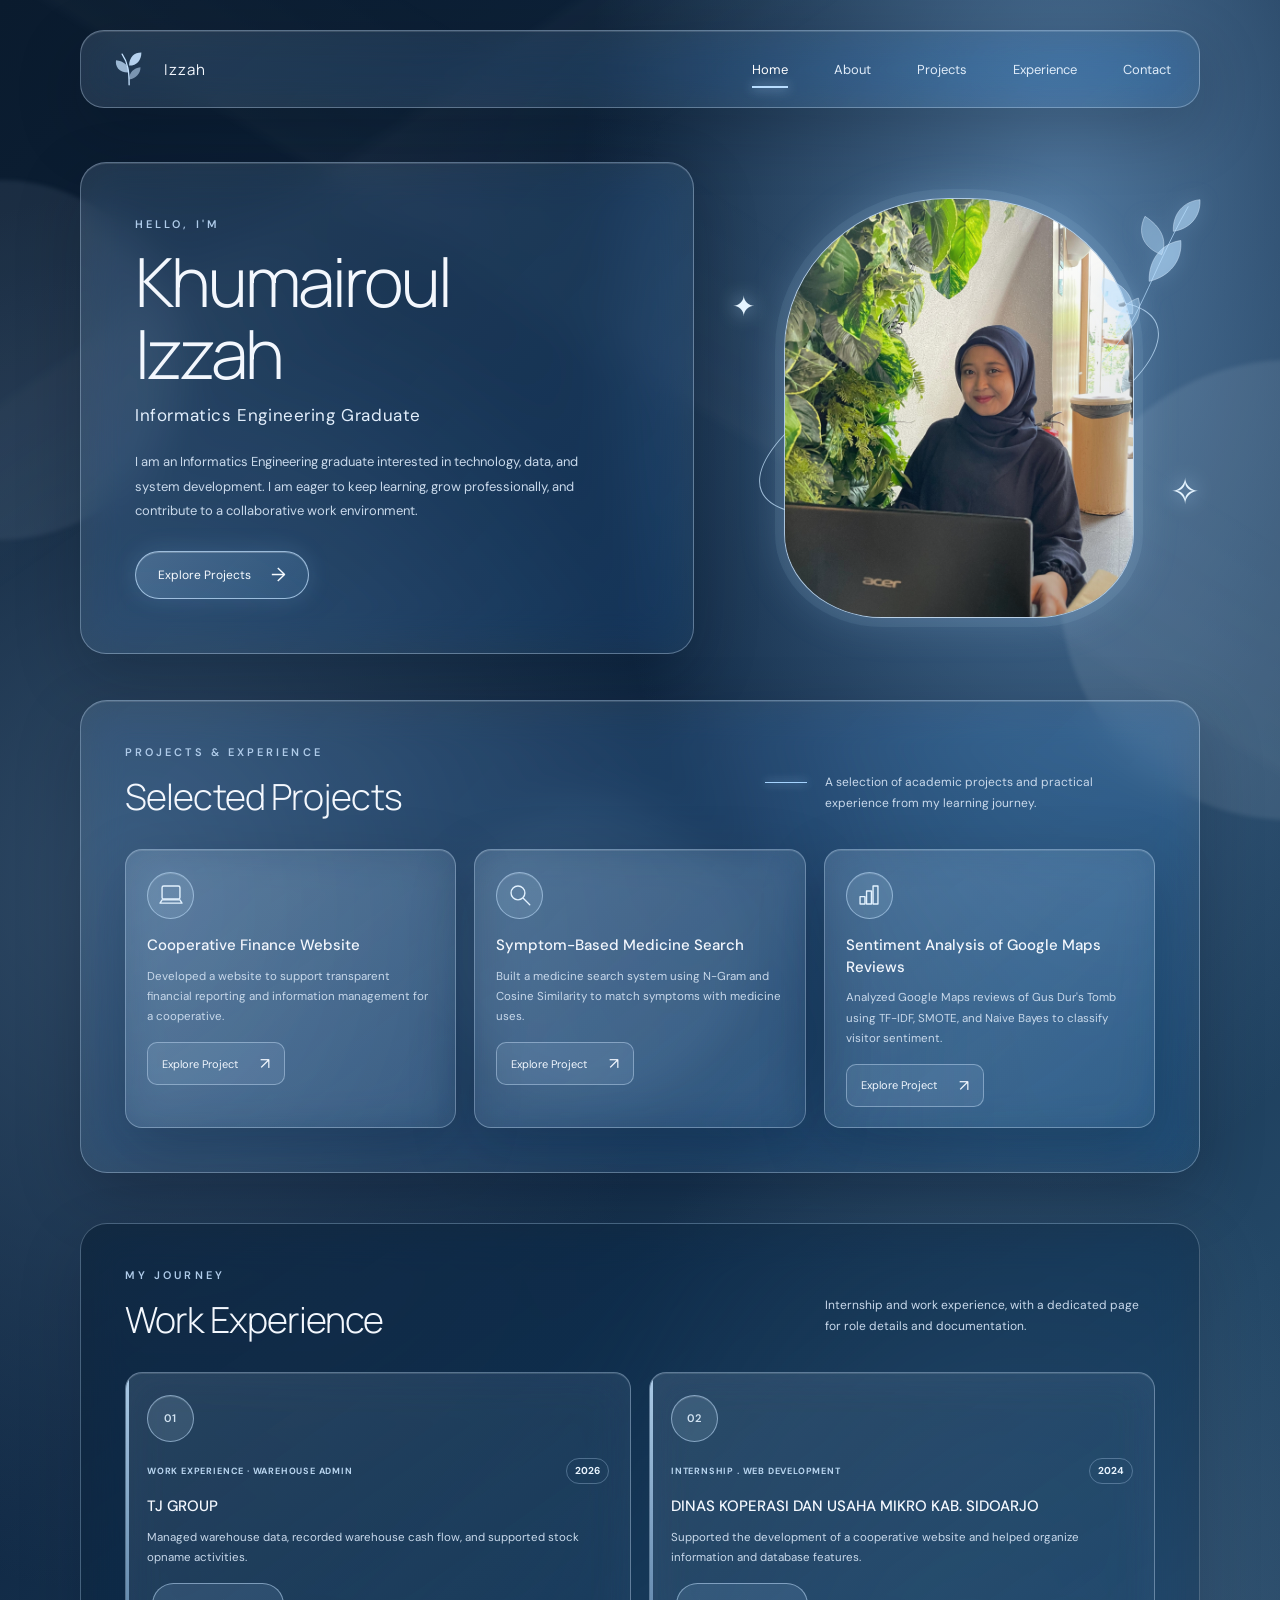
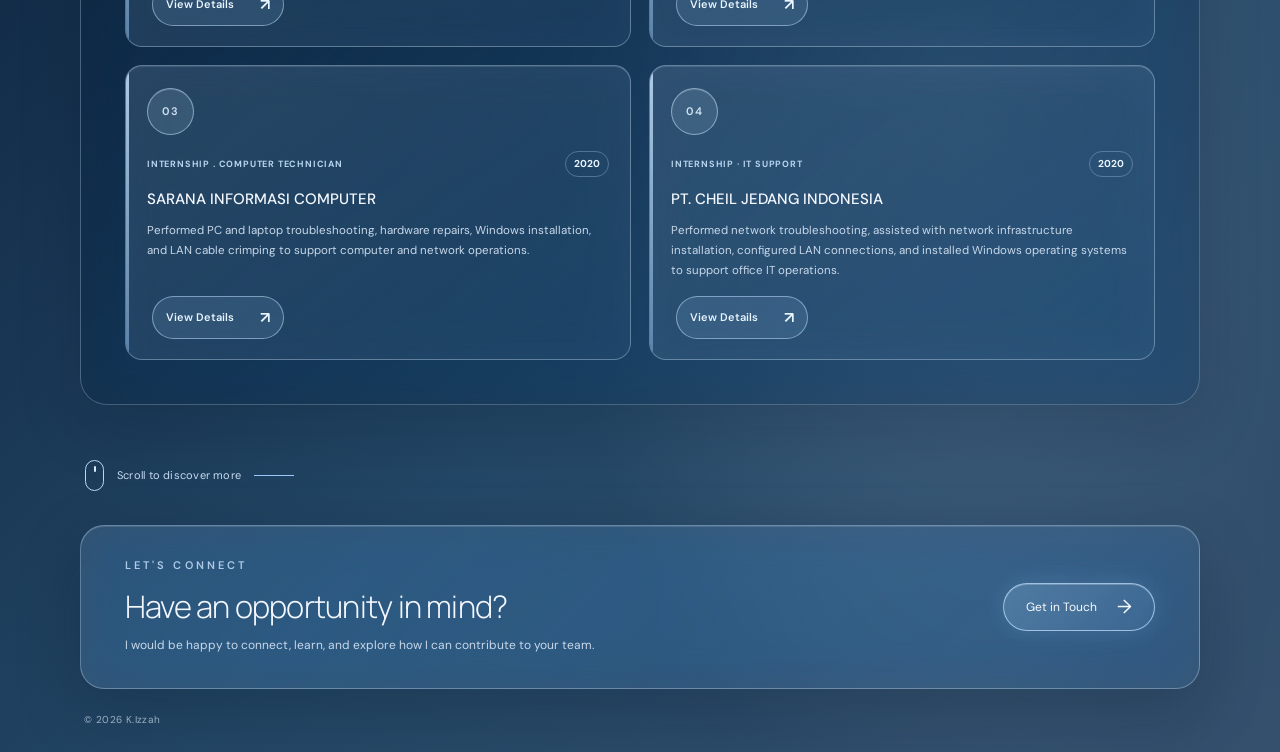
<file: index.html>
<!DOCTYPE html>
<html lang="en">
<head>
  <meta charset="UTF-8">
  <meta name="viewport" content="width=device-width, initial-scale=1.0">
  <meta name="description" content="The personal portfolio of Izzah Khumairoul, Informatics Engineering graduate.">
  <title>Portofolio | Izzah</title>
  <link rel="preconnect" href="https://fonts.googleapis.com">
  <link rel="preconnect" href="https://fonts.gstatic.com" crossorigin>
  <link href="https://fonts.googleapis.com/css2?family=DM+Sans:wght@400;500;600;700&family=Manrope:wght@300;400;500;600;700&display=swap" rel="stylesheet">
  <link rel="stylesheet" href="style.css">
</head>
<body>
  <div class="ambient ambient-one"></div>
  <div class="ambient ambient-two"></div>
  <div class="ambient ambient-three"></div>
  <div class="page-shell">
    <header class="glass navbar">
      <a class="brand" href="#home" aria-label="Izzah Khumairoul home">
        <span class="brand-mark" aria-hidden="true">
          <svg viewBox="0 0 48 48" fill="none">
            <path d="M23 42C23 28 22 17 15 7" stroke="currentColor" stroke-width="1.5" stroke-linecap="round"/>
            <path d="M22 28C11 28 7 21 8 14C17 15 23 20 22 28Z" fill="currentColor" fill-opacity=".75"/>
            <path d="M23 20C23 10 29 5 37 5C37 14 32 20 23 20Z" fill="currentColor" fill-opacity=".9"/>
            <path d="M23 36C31 35 36 29 36 22C28 23 23 28 23 36Z" fill="currentColor" fill-opacity=".55"/>
          </svg>
        </span>
        <span>Izzah</span>
      </a>
      <nav class="nav-links" aria-label="Main navigation">
        <a class="active" href="#home">Home</a>
        <a href="#about">About</a>
        <a href="#projects">Projects</a>
        <a href="#work-experience">Experience</a>
        <a href="#contact">Contact</a>
      </nav>
    </header>

    <main>
      <section class="hero" id="home">
        <div class="glass hero-copy" id="about">
          <p class="eyebrow">HELLO, I'M</p>
          <h1>Khumairoul <br> Izzah</h1>
          <p class="role">Informatics Engineering Graduate</p>
          <p class="intro">I am an Informatics Engineering graduate interested in technology, data, and system development. I am eager to keep learning, grow professionally, and contribute to a collaborative work environment.</p>
          <a class="button" href="#projects">Explore Projects <span aria-hidden="true">→</span></a>
        </div>

        <div class="portrait-wrap" aria-label="Portrait area">
          <div class="portrait-orbit orbit-one"></div>
          <div class="portrait-orbit orbit-two"></div>
          <div class="portrait-frame">
            <!-- Replace profile.jpg with your own portrait file. -->
            <img src="profile.jpg" alt="Portrait of Izzah Khumairoul" onerror="this.style.display='none'; this.nextElementSibling.style.display='grid';">
            <div class="portrait-fallback">
              <span class="fallback-initials">IK</span>
              <span class="fallback-note">YOUR PORTRAIT</span>
            </div>
          </div>
          <span class="sparkle sparkle-one">✦</span>
          <span class="sparkle sparkle-two">✧</span>
          <svg class="leaf-decoration" viewBox="0 0 150 220" fill="none" aria-hidden="true">
            <path d="M20 205C65 160 76 104 124 18" stroke="#B8DFFF" stroke-opacity=".7" stroke-width="1.2"/>
            <path d="M57 147C25 145 16 123 22 104C47 111 60 127 57 147Z" fill="#B9DFFF" fill-opacity=".5" stroke="#D8ECFF" stroke-opacity=".55"/>
            <path d="M77 108C76 81 93 62 115 59C117 83 102 102 77 108Z" fill="#B9DFFF" fill-opacity=".62" stroke="#D8ECFF" stroke-opacity=".55"/>
            <path d="M92 76C68 67 63 48 72 30C92 43 99 59 92 76Z" fill="#B9DFFF" fill-opacity=".45" stroke="#D8ECFF" stroke-opacity=".55"/>
            <path d="M38 174C34 151 45 135 64 128C70 150 58 167 38 174Z" fill="#B9DFFF" fill-opacity=".38" stroke="#D8ECFF" stroke-opacity=".55"/>
            <path d="M106 48C105 26 119 12 138 10C139 30 126 45 106 48Z" fill="#B9DFFF" fill-opacity=".6" stroke="#D8ECFF" stroke-opacity=".55"/>
          </svg>
        </div>
      </section>

      <section class="glass projects-section" id="projects">
        <div class="section-heading">
          <div>
            <p class="eyebrow">PROJECTS & EXPERIENCE</p>
            <h2>Selected Projects</h2>
          </div>
          <p class="section-description">A selection of academic projects and practical experience from my learning journey.</p>
        </div>

        <div class="project-grid">
          <article class="project-card glass">
            <div class="project-icon" aria-hidden="true">
              <svg viewBox="0 0 32 32" fill="none"><rect x="5" y="5" width="22" height="16" rx="2" stroke="currentColor" stroke-width="1.7"/><path d="M2.5 26H29.5L27 22H5L2.5 26Z" stroke="currentColor" stroke-width="1.7" stroke-linejoin="round"/></svg>
            </div>
            <h3>Cooperative Finance Website</h3>
            <p>Developed a website to support transparent financial reporting and information management for a cooperative.</p>
            <a class="detail-button" href="projects/cooperative-finance.html">Explore Project <span aria-hidden="true">↗</span></a>
          </article>

          <article class="project-card glass">
            <div class="project-icon" aria-hidden="true">
              <svg viewBox="0 0 32 32" fill="none"><circle cx="13.5" cy="13.5" r="8.5" stroke="currentColor" stroke-width="1.7"/><path d="M20 20L28 28" stroke="currentColor" stroke-width="1.7" stroke-linecap="round"/></svg>
            </div>
            <h3>Symptom-Based Medicine Search</h3>
            <p>Built a medicine search system using N-Gram and Cosine Similarity to match symptoms with medicine uses.</p>
            <a class="detail-button" href="projects/medicine-search.html">Explore Project <span aria-hidden="true">↗</span></a>
          </article>

          <article class="project-card glass">
            <div class="project-icon" aria-hidden="true">
              <svg viewBox="0 0 32 32" fill="none"><path d="M5 27V18H11V27H5Z M13 27V11H19V27H13Z M21 27V5H27V27H21Z" stroke="currentColor" stroke-width="1.7" stroke-linejoin="round"/></svg>
            </div>
            <h3>Sentiment Analysis of Google Maps Reviews</h3>
            <p>Analyzed Google Maps reviews of Gus Dur's Tomb using TF-IDF, SMOTE, and Naive Bayes to classify visitor sentiment.</p>
            <a class="detail-button" href="projects/sentiment-analysis.html">Explore Project <span aria-hidden="true">↗</span></a>
          </article>
        </div>
      </section>


      <section class="glass experience-section" id="work-experience">
        <div class="experience-heading">
          <div>
            <p class="eyebrow">MY JOURNEY</p>
            <h2>Work Experience</h2>
          </div>
          <p class="experience-description">Internship and work experience, with a dedicated page for role details and documentation.</p>
        </div>

        <div class="experience-grid">
          <article class="experience-card">
            <div class="project-icon experience-icon"><span>01</span></div>
            <p class="experience-meta">WORK EXPERIENCE · WAREHOUSE ADMIN <span>2026</span></p>
            <h3>TJ GROUP</h3>
            <p>Managed warehouse data, recorded warehouse cash flow, and supported stock opname activities.</p>
            <a class="detail-button experience-button" href="experience/tj-group.html">View Details <span aria-hidden="true">↗</span></a>
          </article>

          <article class="experience-card">
            <div class="project-icon experience-icon"><span>02</span></div>
            <p class="experience-meta">INTERNSHIP . WEB DEVELOPMENT<span>2024</span></p>
            <h3>DINAS KOPERASI DAN USAHA MIKRO KAB. SIDOARJO</h3>
            <p>Supported the development of a cooperative website and helped organize information and database features.</p>
            <a class="detail-button experience-button" href="experience/dinkopum.html">View Details <span aria-hidden="true">↗</span></a>
          </article>

          <article class="experience-card">
            <div class="project-icon experience-icon"><span>03</span></div>
            <p class="experience-meta">INTERNSHIP . COMPUTER TECHNICIAN<span>2020</span></p>
            <h3>SARANA INFORMASI COMPUTER</h3>
            <p>Performed PC and laptop troubleshooting, hardware repairs, Windows installation, and LAN cable crimping to support computer and network operations.</p>
            <a class="detail-button experience-button" href="experience/sic.html">View Details <span aria-hidden="true">↗</span></a>
          </article>

          <article class="experience-card">
            <div class="project-icon experience-icon"><span>04</span></div>
            <p class="experience-meta">INTERNSHIP · IT SUPPORT <span>2020</span></p>
            <h3>PT. CHEIL JEDANG INDONESIA</h3>
            <p>Performed network troubleshooting, assisted with network infrastructure installation, configured LAN connections, and installed Windows operating systems to support office IT operations.</p>
            <a class="detail-button experience-button" href="experience/pt-cji.html">View Details <span aria-hidden="true">↗</span></a>
          </article>
        </div>
      </section>

      <div class="scroll-hint"><span class="mouse-icon"><span></span></span><span>Scroll to discover more</span><span class="hint-line"></span></div>

      <section class="glass contact-section" id="contact">
        <div>
          <p class="eyebrow">LET'S CONNECT</p>
          <h2>Have an opportunity in mind?</h2>
          <p class="contact-copy">I would be happy to connect, learn, and explore how I can contribute to your team.</p>
        </div>
        <a class="button" href="mailto:khumairoizzah@gmail.com">Get in Touch <span aria-hidden="true">→</span></a>
      </section>
    </main>

    <footer class="footer">
      <span>© <span id="year">2026</span> K.Izzah</span>
    </footer>
  </div>
</body>
</html>
</file>
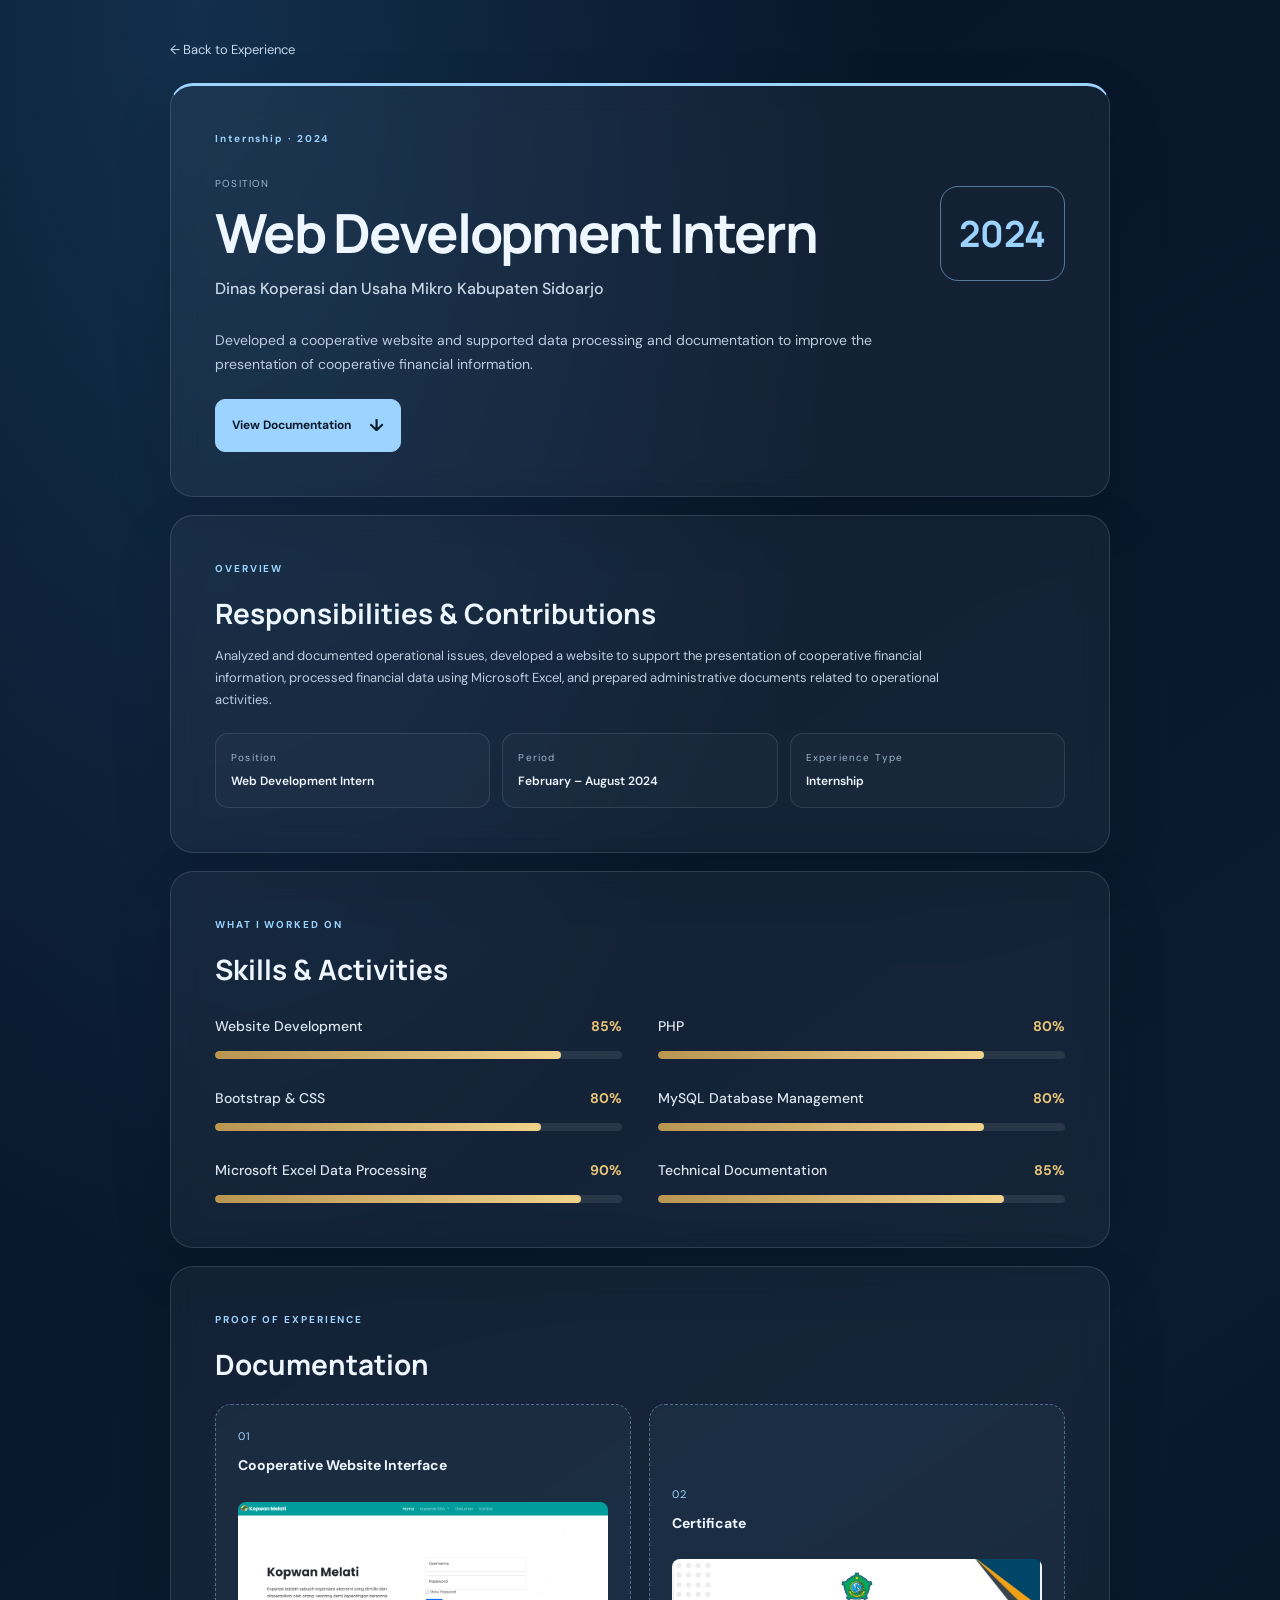
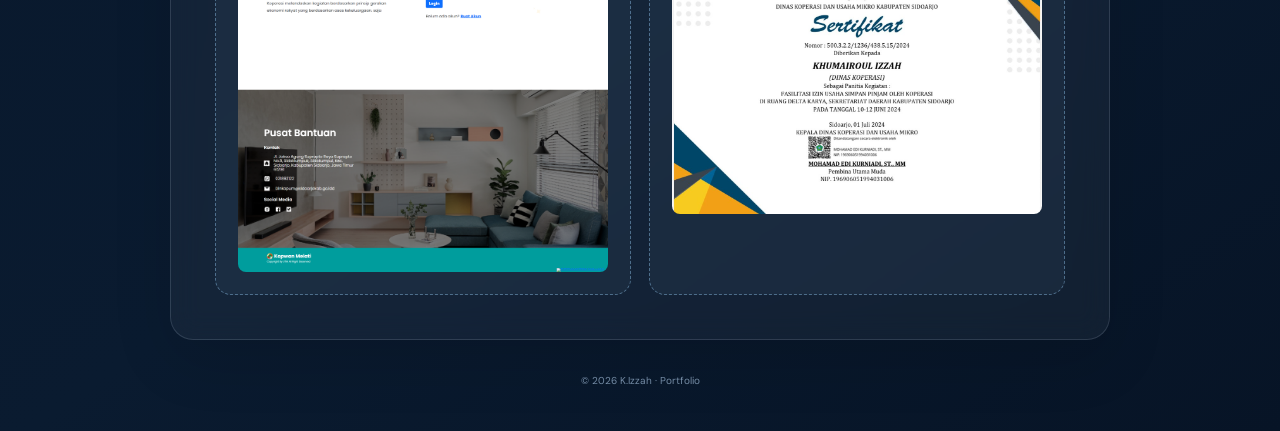
<file: experience/dinkopum.html>
<!DOCTYPE html>
<html lang="en">
<head>
    <meta charset="UTF-8">
    <meta name="viewport" content="width=device-width, initial-scale=1.0">
    <meta name="description" content="Web Development internship at Dinas Koperasi dan Usaha Mikro Kabupaten Sidoarjo.">

    <title>Web Development Intern</title>

    <link rel="preconnect" href="https://fonts.googleapis.com">
    <link href="https://fonts.googleapis.com/css2?family=DM+Sans:wght@400;500;600;700&family=Manrope:wght@300;400;500;600;700&display=swap" rel="stylesheet">
    <link rel="stylesheet" href="detail.css">

    <style>
        .skill-bars {
            display: grid;
            grid-template-columns: 1fr 1fr;
            gap: 28px 36px;
            margin-top: 28px;
        }

        .skill-item {
            width: 100%;
            min-width: 0;
        }

        .skill-info {
            display: flex;
            justify-content: space-between;
            align-items: center;
            gap: 12px;
            margin-bottom: 12px;
            color: #dce5f0;
            font-size: 14px;
            font-weight: 500;
        }

        .skill-percentage {
            color: #e7c477;
            font-weight: 700;
            white-space: nowrap;
        }

        .skill-track {
            width: 100%;
            height: 8px;
            overflow: hidden;
            background: rgba(255, 255, 255, 0.09);
            border-radius: 20px;
        }

        .skill-progress {
            height: 100%;
            background: linear-gradient(90deg, #b89550, #f0d28b);
            border-radius: 20px;
            transition: width 0.8s ease;
        }

        .doc-grid {
            display: grid;
            grid-template-columns: repeat(2, minmax(0, 1fr));
            gap: 18px;
        }

        .doc-placeholder {
            min-width: 0;
            overflow: hidden;
            box-sizing: border-box;
        }

        .doc-placeholder img {
            display: block;
            width: 100%;
            max-width: 100%;
            height: auto;
            object-fit: contain;
            margin-top: 16px;
            border-radius: 8px;
        }

        @media (max-width: 600px) {
            .skill-bars,
            .doc-grid {
                grid-template-columns: 1fr;
            }

            .skill-bars {
                gap: 22px;
            }
        }
    </style>
</head>

<body class="theme-blue">
    <main class="detail-shell">

        <a class="back-link" href="../index.html#experience">
            ← Back to Experience
        </a>

        <header class="detail-hero">
            <div class="eyebrow">Internship · 2024</div>

            <div class="hero-layout">
                <div>
                    <p class="role-label">POSITION</p>
                    <h1>Web Development Intern</h1>
                    <h2>Dinas Koperasi dan Usaha Mikro Kabupaten Sidoarjo</h2>
                </div>

                <div class="year-stamp">2024</div>
            </div>

            <p class="summary">
                Developed a cooperative website and supported data processing and documentation to improve the presentation of cooperative financial information.
            </p>

            <a class="detail-action" href="#documentation">
                View Documentation <span>↓</span>
            </a>
        </header>

        <section class="detail-panel">
            <p class="eyebrow">OVERVIEW</p>
            <h2>Responsibilities &amp; Contributions</h2>

            <p>
                Analyzed and documented operational issues, developed a website to support the presentation of cooperative financial information, processed financial data using Microsoft Excel, and prepared administrative documents related to operational activities.
            </p>

            <div class="info-grid">
                <div class="info-card">
                    <span class="label">Position</span>
                    <strong>Web Development Intern</strong>
                </div>

                <div class="info-card">
                    <span class="label">Period</span>
                    <strong>February – August 2024</strong>
                </div>

                <div class="info-card">
                    <span class="label">Experience Type</span>
                    <strong>Internship</strong>
                </div>
            </div>
        </section>

        <!-- Skills & Activities -->
        <section class="detail-panel">
            <p class="eyebrow">WHAT I WORKED ON</p>
            <h2>Skills &amp; Activities</h2>

            <div class="skill-bars">
                
                <div class="skill-item">
                    <div class="skill-info">
                        <span>Website Development</span>
                        <span class="skill-percentage">85%</span>
                    </div>
                    <div class="skill-track">
                        <div class="skill-progress" style="width: 85%;"></div>
                    </div>
                </div>
                <div class="skill-item">
                    <div class="skill-info">
                        <span>PHP</span>
                        <span class="skill-percentage">80%</span>
                    </div>
                    <div class="skill-track">
                        <div class="skill-progress" style="width: 80%;"></div>
                    </div>
                </div>
                <div class="skill-item">
                    <div class="skill-info">
                        <span>Bootstrap &amp; CSS</span>
                        <span class="skill-percentage">80%</span>
                    </div>
                    <div class="skill-track">
                        <div class="skill-progress" style="width: 80%;"></div>
                    </div>
                </div>
                <div class="skill-item">
                    <div class="skill-info">
                        <span>MySQL Database Management</span>
                        <span class="skill-percentage">80%</span>
                    </div>
                    <div class="skill-track">
                        <div class="skill-progress" style="width: 80%;"></div>
                    </div>
                </div>
                <div class="skill-item">
                    <div class="skill-info">
                        <span>Microsoft Excel Data Processing</span>
                        <span class="skill-percentage">90%</span>
                    </div>
                    <div class="skill-track">
                        <div class="skill-progress" style="width: 90%;"></div>
                    </div>
                </div>
                <div class="skill-item">
                    <div class="skill-info">
                        <span>Technical Documentation</span>
                        <span class="skill-percentage">85%</span>
                    </div>
                    <div class="skill-track">
                        <div class="skill-progress" style="width: 85%;"></div>
                    </div>
                </div>
            </div>
        </section>

        <!-- Documentation -->
        <section class="detail-panel documentation" id="documentation">
            <p class="eyebrow">PROOF OF EXPERIENCE</p>
            <h2>Documentation</h2>

            <div class="doc-grid">
                
                <div class="doc-placeholder">
                    <span class="doc-number">01</span>
                    <strong>Cooperative Website Interface</strong>
                    <img src="../assets/cooperative-finance-1.png" alt="Cooperative website interface documentation" style="display: block; width: 100%; max-width: 100%; height: auto; object-fit: contain; margin-top: 16px; border-radius: 8px;">
                </div>
                <div class="doc-placeholder">
                    <span class="doc-number">02</span>
                    <strong>Certificate</strong>
                    <img src="../assets/dinkopum2.jpeg" alt="Certificate" style="display: block; width: 100%; max-width: 100%; height: auto; object-fit: contain; margin-top: 16px; border-radius: 8px;">
                </div>
            </div>
        </section>

        <footer>
            &copy; 2026 K.Izzah · Portfolio
        </footer>

    </main>
</body>
</html>
</file>
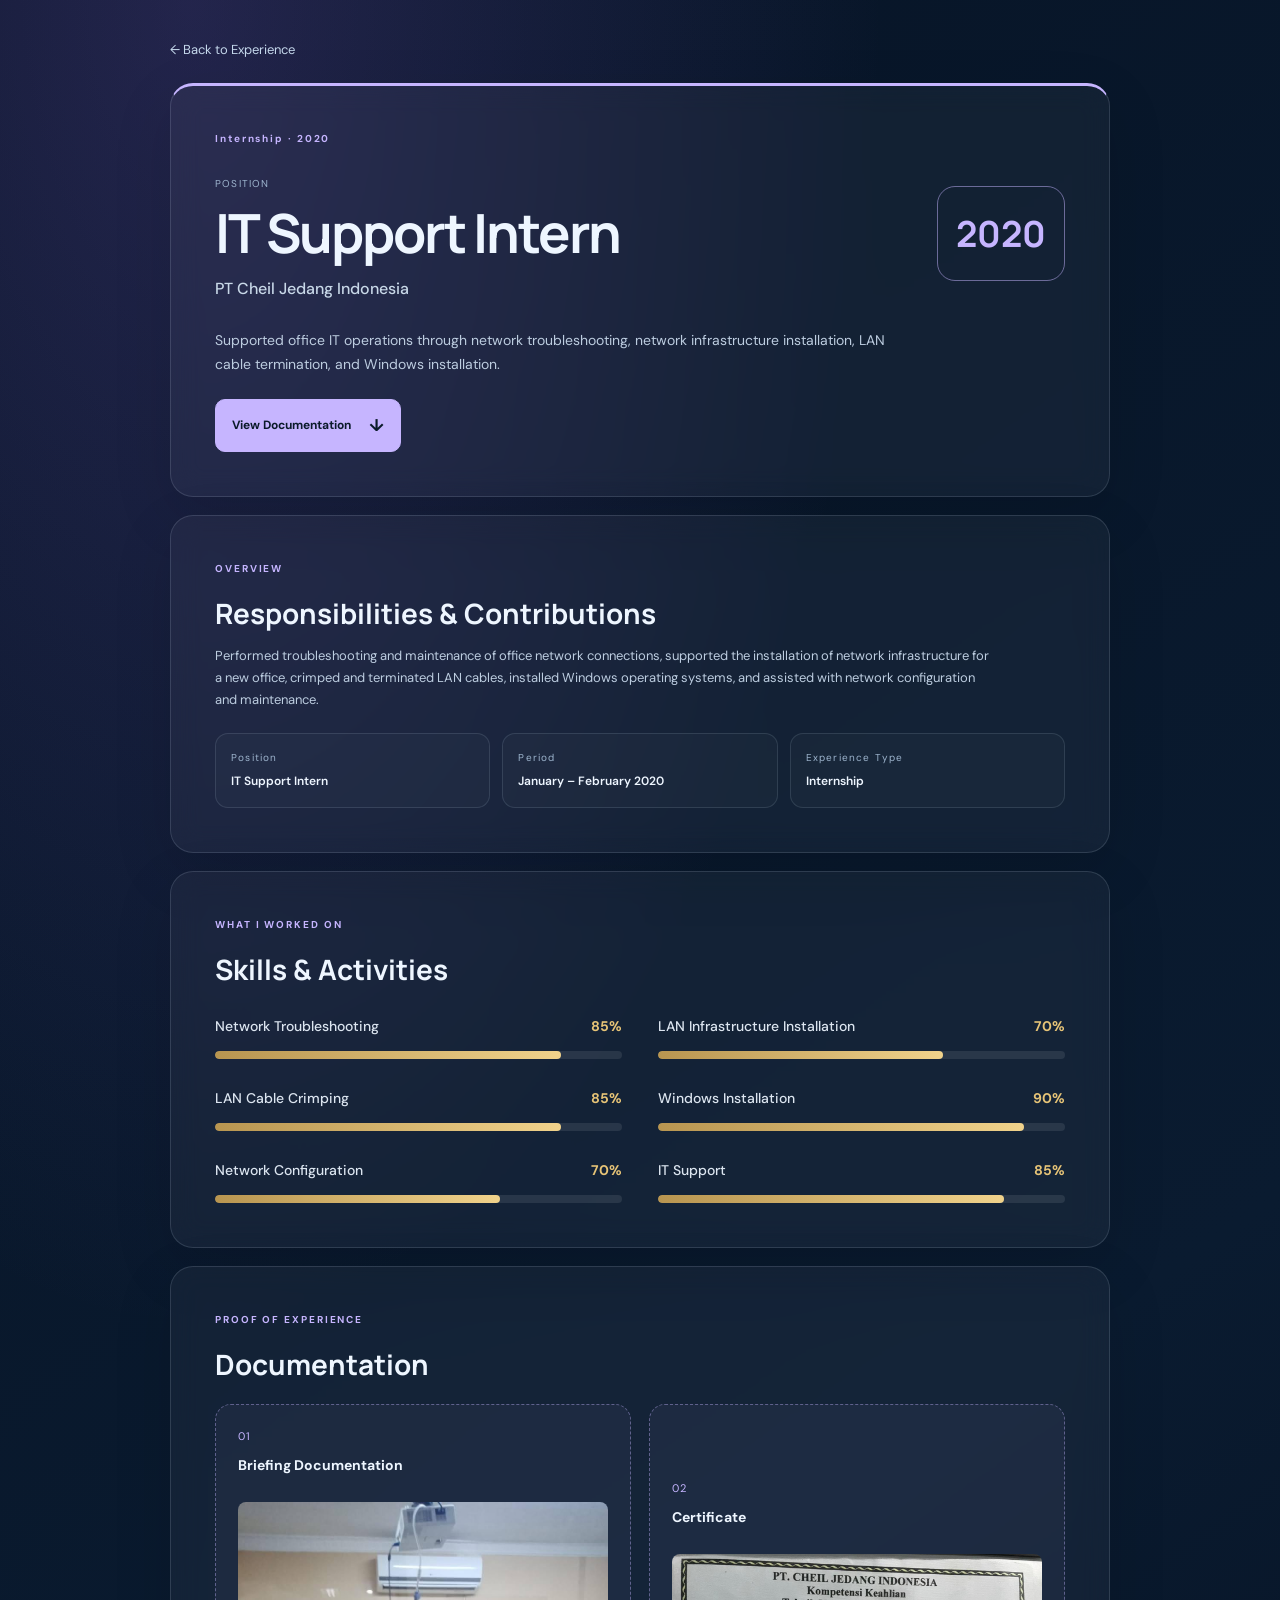
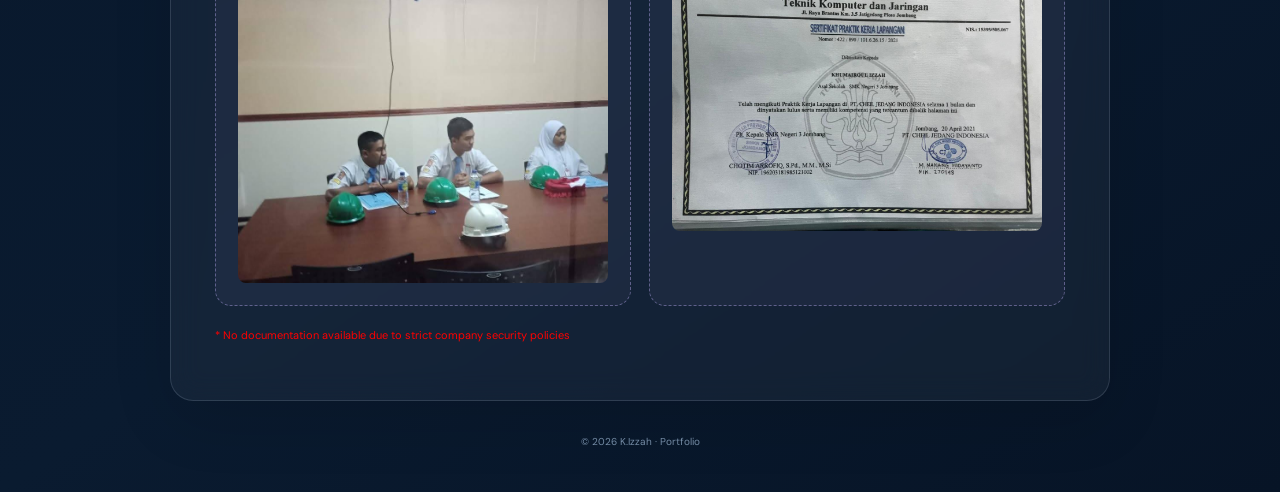
<file: experience/pt-cji.html>
<!DOCTYPE html>
<html lang="en">
<head>
    <meta charset="UTF-8">
    <meta name="viewport" content="width=device-width, initial-scale=1.0">
    <meta name="description" content="IT Support internship experience at PT CJI.">

    <title>IT Support Intern</title>

    <link rel="preconnect" href="https://fonts.googleapis.com">
    <link href="https://fonts.googleapis.com/css2?family=DM+Sans:wght@400;500;600;700&family=Manrope:wght@300;400;500;600;700&display=swap" rel="stylesheet">
    <link rel="stylesheet" href="detail.css">

    <style>
        .skill-bars {
            display: grid;
            grid-template-columns: 1fr 1fr;
            gap: 28px 36px;
            margin-top: 28px;
        }

        .skill-item {
            width: 100%;
            min-width: 0;
        }

        .skill-info {
            display: flex;
            justify-content: space-between;
            align-items: center;
            gap: 12px;
            margin-bottom: 12px;
            color: #dce5f0;
            font-size: 14px;
            font-weight: 500;
        }

        .skill-percentage {
            color: #e7c477;
            font-weight: 700;
            white-space: nowrap;
        }

        .skill-track {
            width: 100%;
            height: 8px;
            overflow: hidden;
            background: rgba(255, 255, 255, 0.09);
            border-radius: 20px;
        }

        .skill-progress {
            height: 100%;
            background: linear-gradient(90deg, #b89550, #f0d28b);
            border-radius: 20px;
            transition: width 0.8s ease;
        }

        .doc-grid {
            display: grid;
            grid-template-columns: repeat(2, minmax(0, 1fr));
            gap: 18px;
        }

        .doc-placeholder {
            min-width: 0;
            overflow: hidden;
            box-sizing: border-box;
        }

        .doc-placeholder img {
            display: block;
            width: 100%;
            max-width: 100%;
            height: auto;
            object-fit: contain;
            margin-top: 16px;
            border-radius: 8px;
        }

        @media (max-width: 600px) {
            .skill-bars,
            .doc-grid {
                grid-template-columns: 1fr;
            }

            .skill-bars {
                gap: 22px;
            }
        }
    </style>
</head>

<body class="theme-violet">
    <main class="detail-shell">

        <a class="back-link" href="../index.html#experience">
            ← Back to Experience
        </a>

        <header class="detail-hero">
            <div class="eyebrow">Internship · 2020</div>

            <div class="hero-layout">
                <div>
                    <p class="role-label">POSITION</p>
                    <h1>IT Support Intern</h1>
                    <h2>PT Cheil Jedang Indonesia</h2>
                </div>

                <div class="year-stamp">2020</div>
            </div>

            <p class="summary">
                Supported office IT operations through network troubleshooting, network infrastructure installation, LAN cable termination, and Windows installation.
            </p>

            <a class="detail-action" href="#documentation">
                View Documentation <span>↓</span>
            </a>
        </header>

        <section class="detail-panel">
            <p class="eyebrow">OVERVIEW</p>
            <h2>Responsibilities &amp; Contributions</h2>

            <p>
                Performed troubleshooting and maintenance of office network connections, supported the installation of network infrastructure for a new office, crimped and terminated LAN cables, installed Windows operating systems, and assisted with network configuration and maintenance.
            </p>

            <div class="info-grid">
                <div class="info-card">
                    <span class="label">Position</span>
                    <strong>IT Support Intern</strong>
                </div>

                <div class="info-card">
                    <span class="label">Period</span>
                    <strong>January – February 2020</strong>
                </div>

                <div class="info-card">
                    <span class="label">Experience Type</span>
                    <strong>Internship</strong>
                </div>
            </div>
        </section>

        <!-- Skills & Activities -->
        <section class="detail-panel">
            <p class="eyebrow">WHAT I WORKED ON</p>
            <h2>Skills &amp; Activities</h2>

            <div class="skill-bars">
                
                <div class="skill-item">
                    <div class="skill-info">
                        <span>Network Troubleshooting</span>
                        <span class="skill-percentage">85%</span>
                    </div>
                    <div class="skill-track">
                        <div class="skill-progress" style="width: 85%;"></div>
                    </div>
                </div>
                <div class="skill-item">
                    <div class="skill-info">
                        <span>LAN Infrastructure Installation</span>
                        <span class="skill-percentage">70%</span>
                    </div>
                    <div class="skill-track">
                        <div class="skill-progress" style="width: 70%;"></div>
                    </div>
                </div>
                <div class="skill-item">
                    <div class="skill-info">
                        <span>LAN Cable Crimping</span>
                        <span class="skill-percentage">85%</span>
                    </div>
                    <div class="skill-track">
                        <div class="skill-progress" style="width: 85%;"></div>
                    </div>
                </div>
                <div class="skill-item">
                    <div class="skill-info">
                        <span>Windows Installation</span>
                        <span class="skill-percentage">90%</span>
                    </div>
                    <div class="skill-track">
                        <div class="skill-progress" style="width: 90%;"></div>
                    </div>
                </div>
                <div class="skill-item">
                    <div class="skill-info">
                        <span>Network Configuration</span>
                        <span class="skill-percentage">70%</span>
                    </div>
                    <div class="skill-track">
                        <div class="skill-progress" style="width: 70%;"></div>
                    </div>
                </div>
                <div class="skill-item">
                    <div class="skill-info">
                        <span>IT Support</span>
                        <span class="skill-percentage">85%</span>
                    </div>
                    <div class="skill-track">
                        <div class="skill-progress" style="width: 85%;"></div>
                    </div>
                </div>
            </div>
        </section>

        <!-- Documentation -->
        <section class="detail-panel documentation" id="documentation">
            <p class="eyebrow">PROOF OF EXPERIENCE</p>
            <h2>Documentation</h2>

            <div class="doc-grid">
                
                <div class="doc-placeholder">
                    <span class="doc-number">01</span>
                    <strong>Briefing Documentation</strong>
                    <img src="../assets/cj1.jpeg" style="display: block; width: 100%; max-width: 100%; height: auto; object-fit: contain; margin-top: 16px; border-radius: 8px;">
                </div>
                <div class="doc-placeholder">
                    <span class="doc-number">02</span>
                    <strong>Certificate</strong>
                    <img src="../assets/cj2.jpeg" style="display: block; width: 100%; max-width: 100%; height: auto; object-fit: contain; margin-top: 16px; border-radius: 8px;">
                </div>
            </div>

            <p class="privacy-note" style="color: red!important">
                * No documentation available due to strict company security policies

            </p>
        </section>

        <footer>
            &copy; 2026 K.Izzah · Portfolio
        </footer>

    </main>
</body>
</html>
</file>
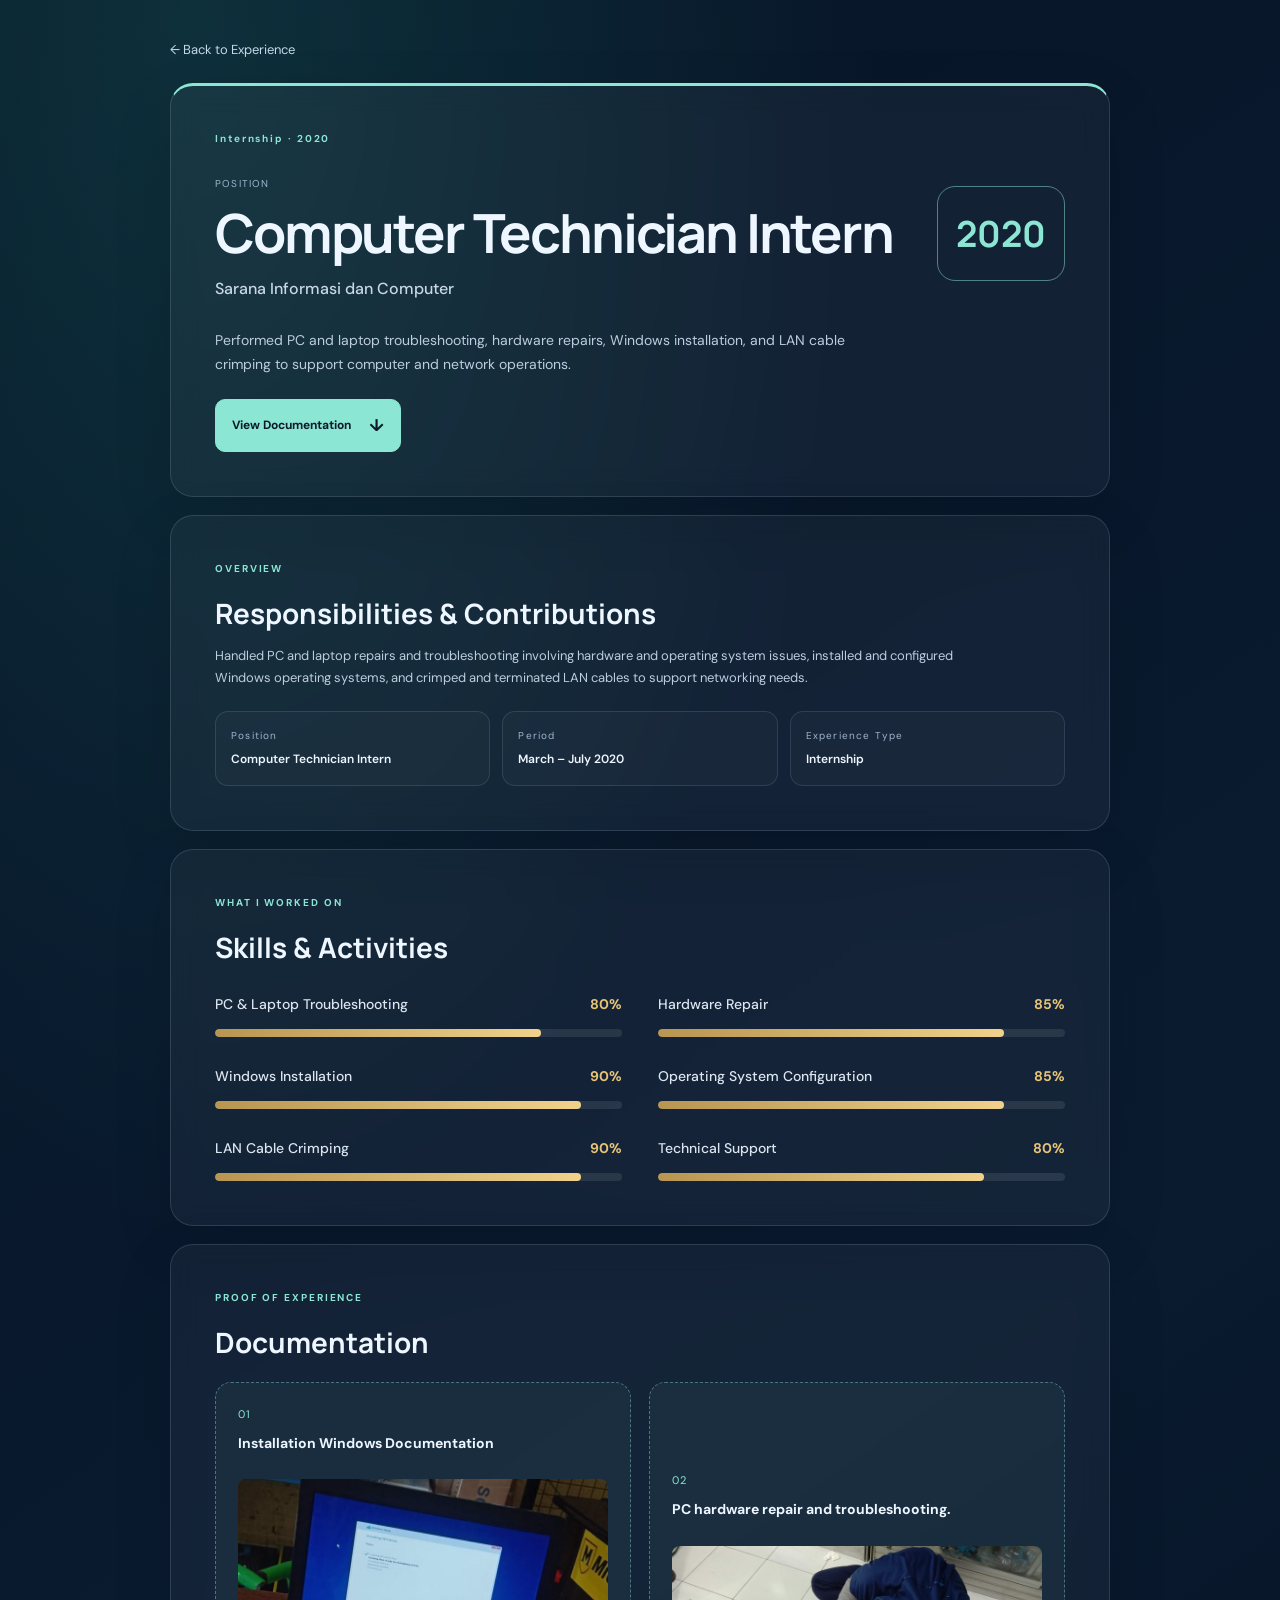
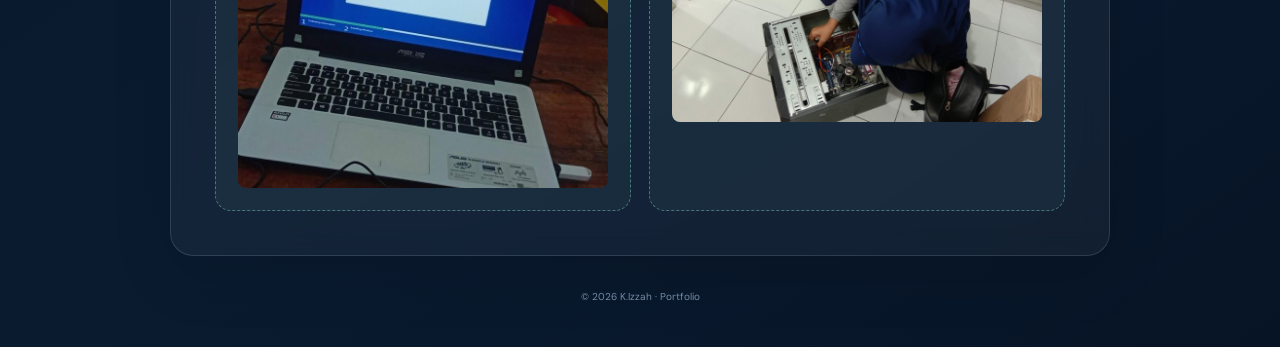
<file: experience/sic.html>
<!DOCTYPE html>
<html lang="en">
<head>
    <meta charset="UTF-8">
    <meta name="viewport" content="width=device-width, initial-scale=1.0">
    <meta name="description" content="Computer Technician internship at Sarana Informasi dan Computer.">

    <title>Computer Technician Intern</title>

    <link rel="preconnect" href="https://fonts.googleapis.com">
    <link href="https://fonts.googleapis.com/css2?family=DM+Sans:wght@400;500;600;700&family=Manrope:wght@300;400;500;600;700&display=swap" rel="stylesheet">
    <link rel="stylesheet" href="detail.css">

    <style>
        .skill-bars {
            display: grid;
            grid-template-columns: 1fr 1fr;
            gap: 28px 36px;
            margin-top: 28px;
        }

        .skill-item {
            width: 100%;
            min-width: 0;
        }

        .skill-info {
            display: flex;
            justify-content: space-between;
            align-items: center;
            gap: 12px;
            margin-bottom: 12px;
            color: #dce5f0;
            font-size: 14px;
            font-weight: 500;
        }

        .skill-percentage {
            color: #e7c477;
            font-weight: 700;
            white-space: nowrap;
        }

        .skill-track {
            width: 100%;
            height: 8px;
            overflow: hidden;
            background: rgba(255, 255, 255, 0.09);
            border-radius: 20px;
        }

        .skill-progress {
            height: 100%;
            background: linear-gradient(90deg, #b89550, #f0d28b);
            border-radius: 20px;
            transition: width 0.8s ease;
        }

        .doc-grid {
            display: grid;
            grid-template-columns: repeat(2, minmax(0, 1fr));
            gap: 18px;
        }

        .doc-placeholder {
            min-width: 0;
            overflow: hidden;
            box-sizing: border-box;
        }

        .doc-placeholder img {
            display: block;
            width: 100%;
            max-width: 100%;
            height: auto;
            object-fit: contain;
            margin-top: 16px;
            border-radius: 8px;
        }

        @media (max-width: 600px) {
            .skill-bars,
            .doc-grid {
                grid-template-columns: 1fr;
            }

            .skill-bars {
                gap: 22px;
            }
        }
    </style>
</head>

<body class="theme-teal">
    <main class="detail-shell">

        <a class="back-link" href="../index.html#experience">
            ← Back to Experience
        </a>

        <header class="detail-hero">
            <div class="eyebrow">Internship · 2020</div>

            <div class="hero-layout">
                <div>
                    <p class="role-label">POSITION</p>
                    <h1>Computer Technician Intern</h1>
                    <h2>Sarana Informasi dan Computer</h2>
                </div>

                <div class="year-stamp">2020</div>
            </div>

            <p class="summary">
                Performed PC and laptop troubleshooting, hardware repairs, Windows installation, and LAN cable crimping to support computer and network operations.
            </p>

            <a class="detail-action" href="#documentation">
                View Documentation <span>↓</span>
            </a>
        </header>

        <section class="detail-panel">
            <p class="eyebrow">OVERVIEW</p>
            <h2>Responsibilities &amp; Contributions</h2>

            <p>
                Handled PC and laptop repairs and troubleshooting involving hardware and operating system issues, installed and configured Windows operating systems, and crimped and terminated LAN cables to support networking needs.
            </p>

            <div class="info-grid">
                <div class="info-card">
                    <span class="label">Position</span>
                    <strong>Computer Technician Intern</strong>
                </div>

                <div class="info-card">
                    <span class="label">Period</span>
                    <strong>March – July 2020</strong>
                </div>

                <div class="info-card">
                    <span class="label">Experience Type</span>
                    <strong>Internship</strong>
                </div>
            </div>
        </section>

        <!-- Skills & Activities -->
        <section class="detail-panel">
            <p class="eyebrow">WHAT I WORKED ON</p>
            <h2>Skills &amp; Activities</h2>

            <div class="skill-bars">
                
                <div class="skill-item">
                    <div class="skill-info">
                        <span>PC &amp; Laptop Troubleshooting</span>
                        <span class="skill-percentage">80%</span>
                    </div>
                    <div class="skill-track">
                        <div class="skill-progress" style="width: 80%;"></div>
                    </div>
                </div>
                <div class="skill-item">
                    <div class="skill-info">
                        <span>Hardware Repair</span>
                        <span class="skill-percentage">85%</span>
                    </div>
                    <div class="skill-track">
                        <div class="skill-progress" style="width: 85%;"></div>
                    </div>
                </div>
                <div class="skill-item">
                    <div class="skill-info">
                        <span>Windows Installation</span>
                        <span class="skill-percentage">90%</span>
                    </div>
                    <div class="skill-track">
                        <div class="skill-progress" style="width: 90%;"></div>
                    </div>
                </div>
                <div class="skill-item">
                    <div class="skill-info">
                        <span>Operating System Configuration</span>
                        <span class="skill-percentage">85%</span>
                    </div>
                    <div class="skill-track">
                        <div class="skill-progress" style="width: 85%;"></div>
                    </div>
                </div>
                <div class="skill-item">
                    <div class="skill-info">
                        <span>LAN Cable Crimping</span>
                        <span class="skill-percentage">90%</span>
                    </div>
                    <div class="skill-track">
                        <div class="skill-progress" style="width: 90%;"></div>
                    </div>
                </div>
                <div class="skill-item">
                    <div class="skill-info">
                        <span>Technical Support</span>
                        <span class="skill-percentage">80%</span>
                    </div>
                    <div class="skill-track">
                        <div class="skill-progress" style="width: 80%;"></div>
                    </div>
                </div>
            </div>
        </section>

        <!-- Documentation -->
        <section class="detail-panel documentation" id="documentation">
            <p class="eyebrow">PROOF OF EXPERIENCE</p>
            <h2>Documentation</h2>

            <div class="doc-grid">
                
                <div class="doc-placeholder">
                    <span class="doc-number">01</span>
                    <strong>Installation Windows Documentation</strong>
                    <img src="../assets/sic1.jpeg" alt="Computer repair and troubleshooting documentation" style="display: block; width: 100%; max-width: 100%; height: auto; object-fit: contain; margin-top: 16px; border-radius: 8px;">
                </div>
                <div class="doc-placeholder">
                    <span class="doc-number">02</span>
                    <strong>PC hardware repair and troubleshooting.</strong>
                    <img src="../assets/sic2.jpeg" alt="LAN cable crimping activity documentation" style="display: block; width: 100%; max-width: 100%; height: auto; object-fit: contain; margin-top: 16px; border-radius: 8px;">
                </div>
            </div>

        </section>

        <footer>
            &copy; 2026 K.Izzah · Portfolio
        </footer>

    </main>
</body>
</html>
</file>
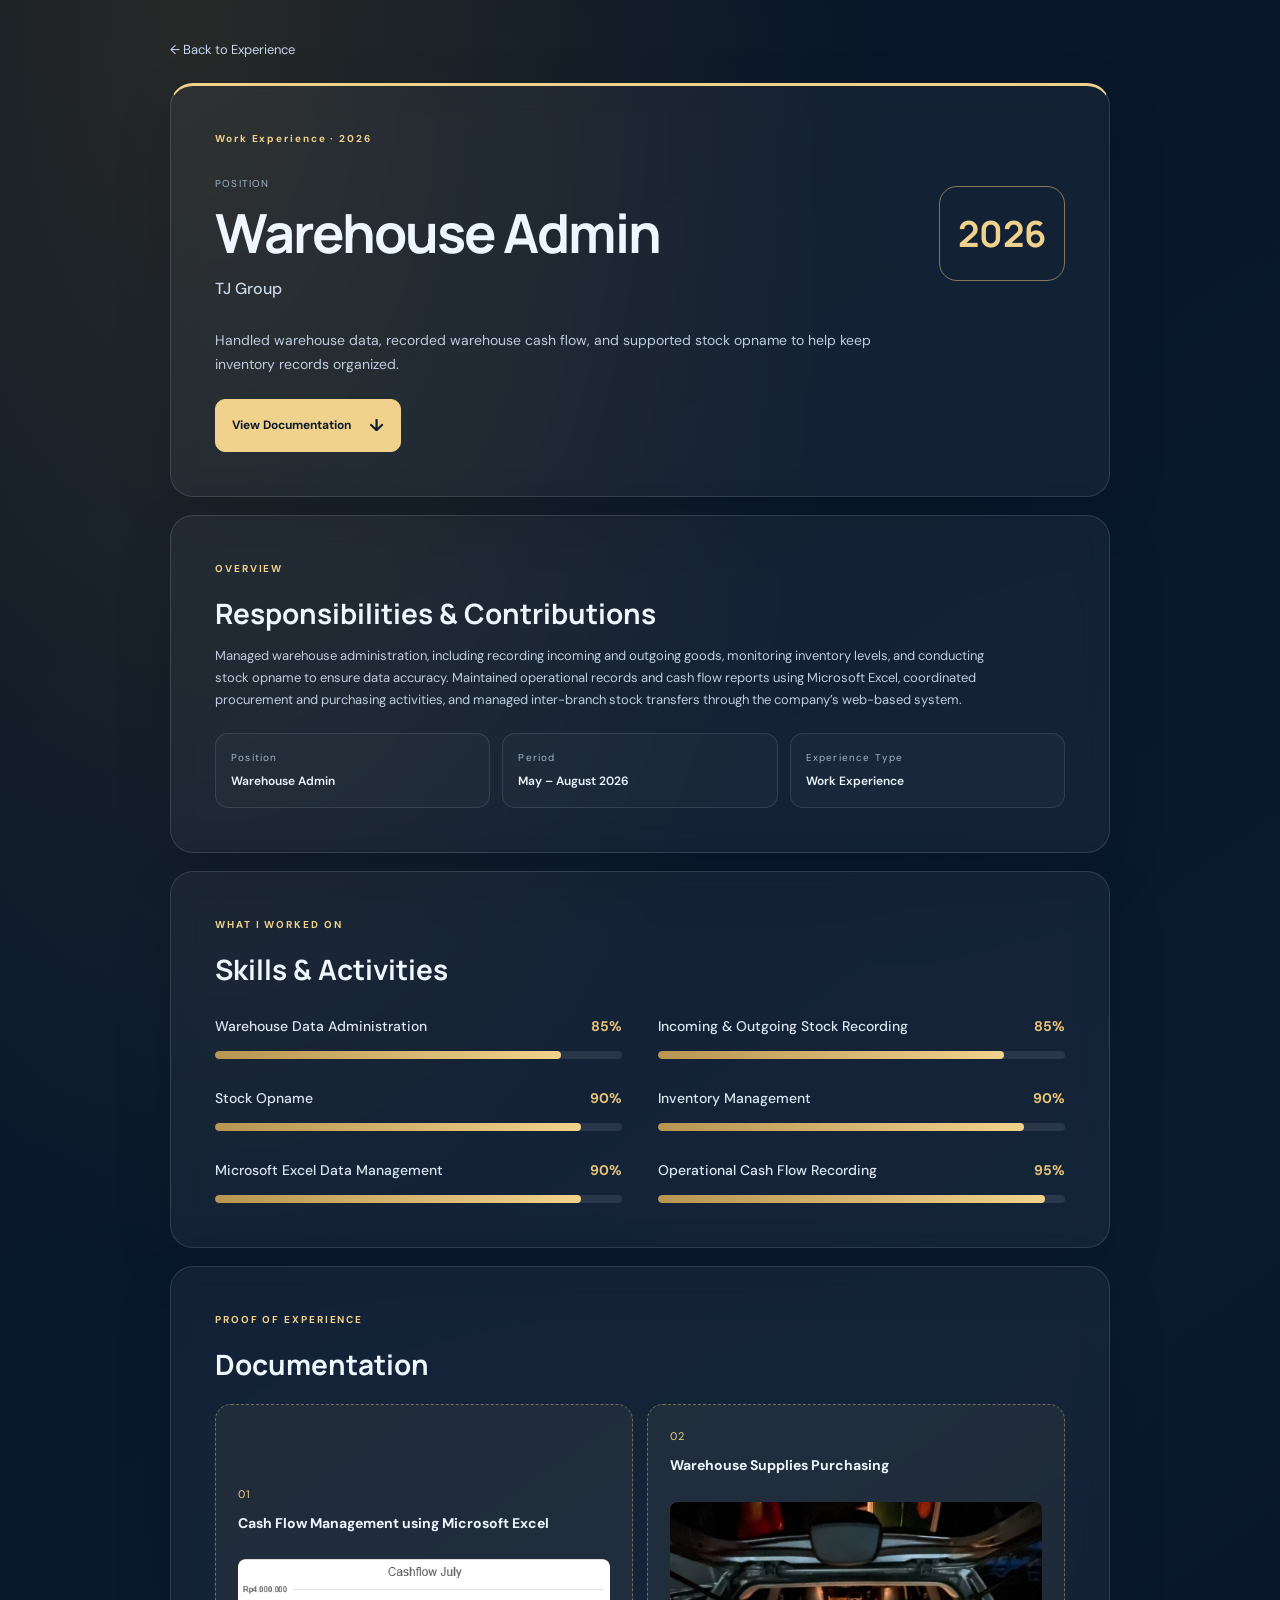
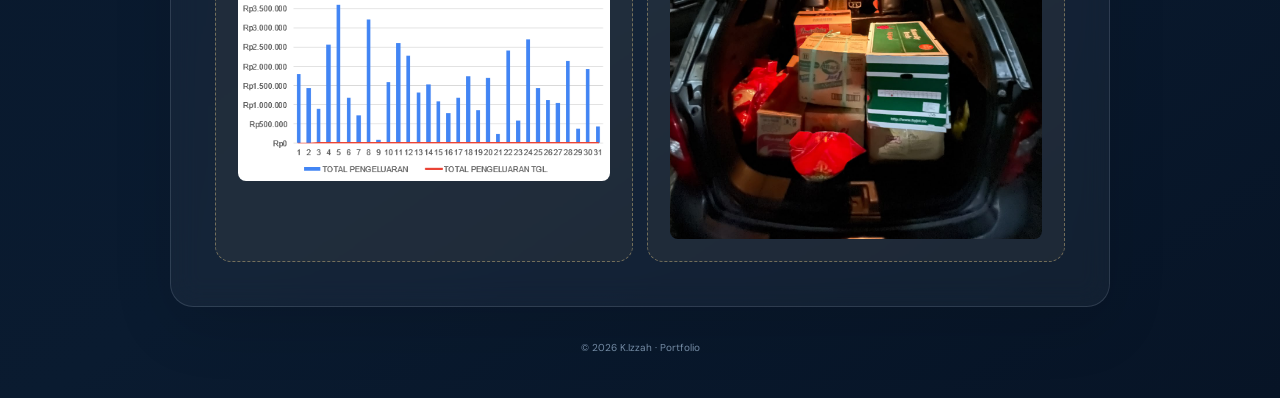
<file: experience/tj-group.html>
<!DOCTYPE html>
<html lang="en">
<head>
    <meta charset="UTF-8">
    <meta name="viewport" content="width=device-width, initial-scale=1.0">
    <meta name="description" content="TJ Group experience details.">

    <title>Warehouse</title>

    <link rel="preconnect" href="https://fonts.googleapis.com">
    <link href="https://fonts.googleapis.com/css2?family=DM+Sans:wght@400;500;600;700&family=Manrope:wght@300;400;500;600;700&display=swap" rel="stylesheet">
    <link rel="stylesheet" href="detail.css">

    <style>
        .skill-bars {
            display: grid;
            grid-template-columns: 1fr 1fr;
            gap: 28px 36px;
            margin-top: 28px;
        }

        .skill-item {
            width: 100%;
        }

        .skill-info {
            display: flex;
            justify-content: space-between;
            align-items: center;
            gap: 12px;
            margin-bottom: 12px;
            color: #dce5f0;
            font-size: 14px;
            font-weight: 500;
        }

        .skill-percentage {
            color: #e7c477;
            font-weight: 700;
            white-space: nowrap;
        }

        .skill-track {
            width: 100%;
            height: 8px;
            overflow: hidden;
            background: rgba(255, 255, 255, 0.09);
            border-radius: 20px;
        }

        .skill-progress {
            height: 100%;
            background: linear-gradient(90deg, #b89550, #f0d28b);
            border-radius: 20px;
            transition: width 0.8s ease;
        }

        @media (max-width: 600px) {
            .skill-bars {
                grid-template-columns: 1fr;
                gap: 22px;
            }
        }
    </style>
</head>

<body class="theme-gold">
    <main class="detail-shell">

        <a class="back-link" href="../index.html#experience">
            ← Back to Experience
        </a>

        <header class="detail-hero">
            <div class="eyebrow">Work Experience · 2026</div>

            <div class="hero-layout">
                <div>
                    <p class="role-label">POSITION</p>
                    <h1>Warehouse Admin</h1>
                    <h2>TJ Group</h2>
                </div>

                <div class="year-stamp">2026</div>
            </div>

            <p class="summary">
                Handled warehouse data, recorded warehouse cash flow,
                and supported stock opname to help keep inventory records organized.
            </p>

            <a class="detail-action" href="#documentation">
                View Documentation <span>↓</span>
            </a>
        </header>

        <section class="detail-panel">
            <p class="eyebrow">OVERVIEW</p>
            <h2>Responsibilities &amp; Contributions</h2>

            <p>
                Managed warehouse administration, including recording incoming and outgoing goods, monitoring inventory levels, and conducting stock opname to ensure data accuracy. Maintained operational records and cash flow reports using Microsoft Excel, coordinated procurement and purchasing activities, and managed inter-branch stock transfers through the company’s web-based system.
            </p>

            <div class="info-grid">
                <div class="info-card">
                    <span class="label">Position</span>
                    <strong>Warehouse Admin</strong>
                </div>

                <div class="info-card">
                    <span class="label">Period</span>
                    <strong>May – August 2026</strong>
                </div>

                <div class="info-card">
                    <span class="label">Experience Type</span>
                    <strong>Work Experience</strong>
                </div>
            </div>
        </section>

        <!-- Skills & Activities -->
        <section class="detail-panel">
            <p class="eyebrow">WHAT I WORKED ON</p>
            <h2>Skills &amp; Activities</h2>

            <div class="skill-bars">

                <div class="skill-item">
                    <div class="skill-info">
                        <span>Warehouse Data Administration</span>
                        <span class="skill-percentage">85%</span>
                    </div>

                    <div class="skill-track">
                        <div class="skill-progress" style="width: 85%;"></div>
                    </div>
                </div>

                <div class="skill-item">
                    <div class="skill-info">
                        <span>Incoming & Outgoing Stock Recording</span>
                        <span class="skill-percentage">85%</span>
                    </div>

                    <div class="skill-track">
                        <div class="skill-progress" style="width: 85%;"></div>
                    </div>
                </div>

                <div class="skill-item">
                    <div class="skill-info">
                        <span>Stock Opname</span>
                        <span class="skill-percentage">90%</span>
                    </div>

                    <div class="skill-track">
                        <div class="skill-progress" style="width: 90%;"></div>
                    </div>
                </div>

                <div class="skill-item">
                    <div class="skill-info">
                        <span>Inventory Management</span>
                        <span class="skill-percentage">90%</span>
                    </div>

                    <div class="skill-track">
                        <div class="skill-progress" style="width: 90%;"></div>
                    </div>
                </div>
                <div class="skill-item">
                    <div class="skill-info">
                        <span>Microsoft Excel Data Management</span>
                        <span class="skill-percentage">90%</span>
                    </div>

                    <div class="skill-track">
                        <div class="skill-progress" style="width: 90%;"></div>
                    </div>
                </div>
                <div class="skill-item">
                    <div class="skill-info">
                        <span>Operational Cash Flow Recording</span>
                        <span class="skill-percentage">95%</span>
                    </div>

                    <div class="skill-track">
                        <div class="skill-progress" style="width: 95%;"></div>
                    </div>
                </div>

            </div>
        </section>

        <!-- Documentation -->
        <section class="detail-panel documentation" id="documentation">
            <p class="eyebrow">PROOF OF EXPERIENCE</p>
            <h2>Documentation</h2>

            <div class="doc-grid">
                <div class="doc-placeholder">
                    <span class="doc-number">01</span>
                    <strong>Cash Flow Management using Microsoft Excel</strong>
                    <img src="../assets/tj1.png" alt="Cashflow Example" style="display: block; width: 100%; max-width: 100%; height: auto; object-fit: contain; margin-top: 16px; border-radius: 8px;">
                </div>

                <div class="doc-placeholder">
                    <span class="doc-number">02</span>
                    <strong>Warehouse Supplies Purchasing</strong>
                    <img src="../assets/tj2.jpeg" alt="Shopping" style="display: block; width: 100%; max-width: 100%; height: auto; object-fit: contain; margin-top: 16px; border-radius: 8px;">
                </div>
            </div>

        </section>

        <footer>
            &copy; 2026 K.Izzah · Portfolio
        </footer>

    </main>
</body>
</html>
</file>
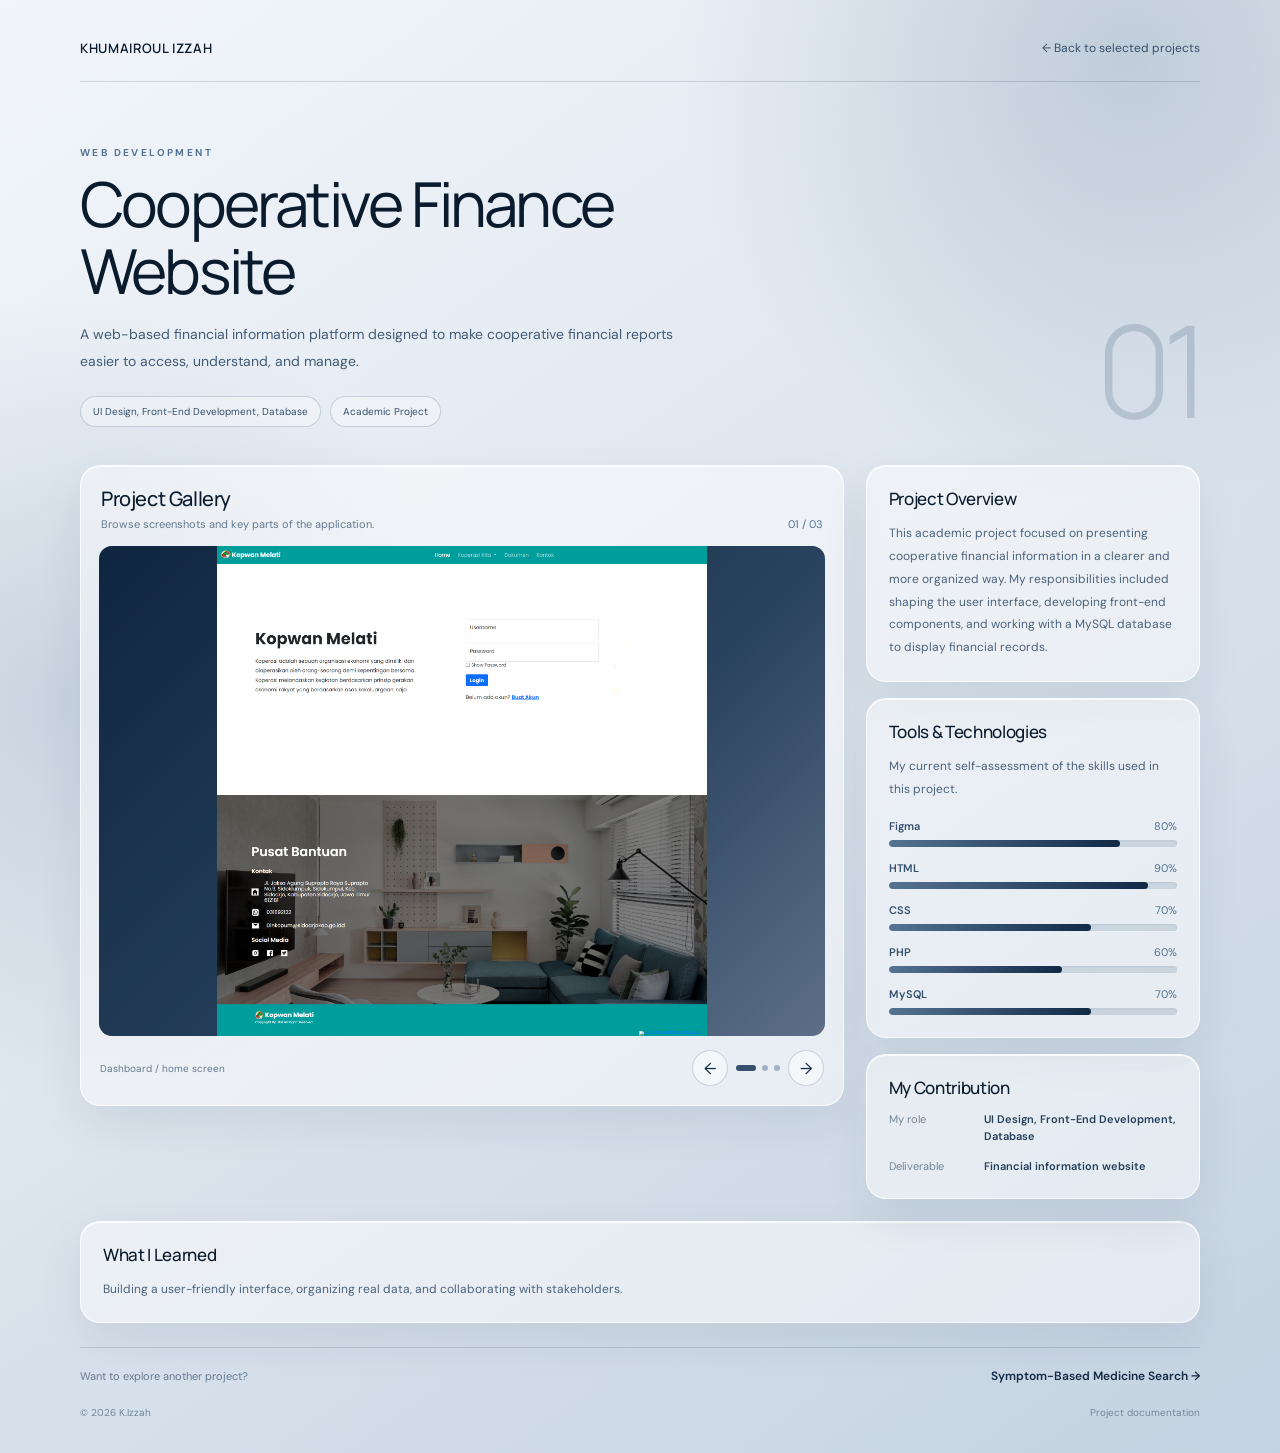
<file: projects/cooperative-finance.html>
<!doctype html>
<html lang="en">

<head>
    <meta charset="utf-8">
    <meta name="viewport" content="width=device-width, initial-scale=1">

    <meta
        name="description"
        content="A web-based financial information platform designed to make cooperative financial reports easier to access, understand, and manage."
    >

    <title>Cooperative Finance Website | Khumairoul Izzah</title>

    <link rel="preconnect" href="https://fonts.googleapis.com">
    <link
        rel="preconnect"
        href="https://fonts.gstatic.com"
        crossorigin
    >

    <link
        href="https://fonts.googleapis.com/css2?family=DM+Sans:wght@400;500;600;700&family=Manrope:wght@300;400;500;600;700&display=swap"
        rel="stylesheet"
    >

    <link rel="stylesheet" href="../project-detail.css">
</head>

<body>
    <div class="shell">

        <header class="topbar">
            <a class="brand" href="../index.html">
                KHUMAIROUL IZZAH
            </a>

            <a class="back" href="../index.html#projects">
                ← Back to selected projects
            </a>
        </header>

        <main>

            <!-- Hero Section -->
            <section class="hero">
                <div>
                    <p class="kicker">Web Development</p>

                    <h1>Cooperative Finance Website</h1>

                    <p class="summary">
                        A web-based financial information platform designed
                        to make cooperative financial reports easier to
                        access, understand, and manage.
                    </p>

                    <div class="pills">
                        <span class="pill">
                            UI Design, Front-End Development, Database
                        </span>

                        <span class="pill">
                            Academic Project
                        </span>
                    </div>
                </div>

                <div class="index">01</div>
            </section>

            <!-- Project Layout -->
            <section class="layout">

                <!-- Project Gallery -->
                <div class="panel gallery">

                    <div class="panel-heading">
                        <div>
                            <h2>Project Gallery</h2>

                            <p>
                                Browse screenshots and key parts of the
                                application.
                            </p>
                        </div>

                        <span class="count" id="count">01 / 03</span>
                    </div>

                    <div
                        class="stage"
                        id="stage"
                        aria-live="polite"
                    ></div>

                    <div class="controls">
                        <span class="caption" id="caption">
                            Dashboard / home screen
                        </span>

                        <div class="control-group">

                            <button
                                class="gallery-btn"
                                id="prev"
                                type="button"
                                aria-label="Previous screenshot"
                            >
                                ←
                            </button>

                            <div class="dots" id="dots"></div>

                            <button
                                class="gallery-btn"
                                id="next"
                                type="button"
                                aria-label="Next screenshot"
                            >
                                →
                            </button>

                        </div>
                    </div>
                </div>

                <!-- Sidebar -->
                <aside class="side">

                    <!-- Project Overview -->
                    <section class="panel content">
                        <h2>Project Overview</h2>

                        <p>
                            This academic project focused on presenting
                            cooperative financial information in a clearer
                            and more organized way. My responsibilities
                            included shaping the user interface, developing
                            front-end components, and working with a MySQL
                            database to display financial records.
                        </p>
                    </section>

                    <!-- Tools and Technologies -->
                    <section class="panel content">
                        <h2>Tools &amp; Technologies</h2>

                        <p>
                            My current self-assessment of the skills used
                            in this project.
                        </p>

                        <div
                            class="tools"
                            aria-label="Self-assessed skill levels"
                        >

                            <!-- UI Design -->
                            <div class="skill">
                                <div class="skill-top">
                                    <span class="skill-name">Figma</span>
                                    <span class="skill-percent">80%</span>
                                </div>

                                <div
                                    class="skill-track"
                                    role="progressbar"
                                    aria-label="HTML proficiency"
                                    aria-valuemin="0"
                                    aria-valuemax="100"
                                    aria-valuenow="80"
                                >
                                    <span
                                        class="skill-fill"
                                        style="--level: 80%"
                                    ></span>
                                </div>
                            </div>

                            <!-- HTML -->
                            <div class="skill">
                                <div class="skill-top">
                                    <span class="skill-name">HTML</span>
                                    <span class="skill-percent">90%</span>
                                </div>

                                <div
                                    class="skill-track"
                                    role="progressbar"
                                    aria-label="HTML proficiency"
                                    aria-valuemin="0"
                                    aria-valuemax="100"
                                    aria-valuenow="80"
                                >
                                    <span
                                        class="skill-fill"
                                        style="--level: 90%"
                                    ></span>
                                </div>
                            </div>

                            <!-- CSS -->
                            <div class="skill">
                                <div class="skill-top">
                                    <span class="skill-name">CSS</span>
                                    <span class="skill-percent">70%</span>
                                </div>

                                <div
                                    class="skill-track"
                                    role="progressbar"
                                    aria-label="CSS proficiency"
                                    aria-valuemin="0"
                                    aria-valuemax="100"
                                    aria-valuenow="70"
                                >
                                    <span
                                        class="skill-fill"
                                        style="--level: 70%"
                                    ></span>
                                </div>
                            </div>

                            <!-- PHP -->
                            <div class="skill">
                                <div class="skill-top">
                                    <span class="skill-name">PHP</span>
                                    <span class="skill-percent">60%</span>
                                </div>

                                <div
                                    class="skill-track"
                                    role="progressbar"
                                    aria-label="PHP proficiency"
                                    aria-valuemin="0"
                                    aria-valuemax="100"
                                    aria-valuenow="60"
                                >
                                    <span
                                        class="skill-fill"
                                        style="--level: 60%"
                                    ></span>
                                </div>
                            </div>

                            <!-- MySQL -->
                            <div class="skill">
                                <div class="skill-top">
                                    <span class="skill-name">MySQL</span>
                                    <span class="skill-percent">70%</span>
                                </div>

                                <div
                                    class="skill-track"
                                    role="progressbar"
                                    aria-label="MySQL proficiency"
                                    aria-valuemin="0"
                                    aria-valuemax="100"
                                    aria-valuenow="60"
                                >
                                    <span
                                        class="skill-fill"
                                        style="--level: 70%"
                                    ></span>
                                </div>
                            </div>

                        </div>
                    </section>

                    <!-- My Contribution -->
                    <section class="panel content">
                        <h2>My Contribution</h2>

                        <dl class="info">

                            <div class="info-row">
                                <dt>My role</dt>

                                <dd>
                                    UI Design, Front-End Development,
                                    Database
                                </dd>
                            </div>

                            <div class="info-row">
                                <dt>Deliverable</dt>

                                <dd>
                                    Financial information website
                                </dd>
                            </div>

                        </dl>
                    </section>

                </aside>
            </section>

            <!-- Learning Section -->
            <section class="panel content learning">
                <h2>What I Learned</h2>

                <p>
                    Building a user-friendly interface, organizing real
                    data, and collaborating with stakeholders.
                </p>
            </section>

            <!-- Next Project -->
            <div class="bottom">
                <p>Want to explore another project?</p>

                <a class="next" href="medicine-search.html">
                    Symptom-Based Medicine Search →
                </a>
            </div>

        </main>

        <!-- Footer -->
        <footer class="footer">
            <span>© 2026 K.Izzah</span>
            <span>Project documentation</span>
        </footer>

    </div>

    <!-- Project Gallery Script -->
    <script>
        const screenshots = [
            'assets/cooperative-finance-1.png',
            'assets/cooperative-finance-2.png',
            'assets/cooperative-finance-3.png'
        ];

        const captions = [
            'Dashboard / home screen',
            'Simpanan | Admin',
            'History'
        ];

        let current = 0;

        const stage = document.getElementById('stage');
        const caption = document.getElementById('caption');
        const count = document.getElementById('count');
        const dots = document.getElementById('dots');

        function render(i) {
            current = (i + screenshots.length) % screenshots.length;

            stage.innerHTML = '';

            const img = document.createElement('img');

            img.src = '../' + screenshots[current];
            img.alt = captions[current];

            img.onerror = () => {
                stage.innerHTML = `
                    <div class="placeholder">
                        <div class="placeholder-icon">▧</div>

                        <strong>Screenshot coming soon</strong>

                        <span>
                            Add
                            <b>${screenshots[current].split('/').pop()}</b>
                            to the
                            <b>assets</b>
                            folder to display your project screenshot here.
                        </span>
                    </div>
                `;
            };

            stage.appendChild(img);

            caption.textContent = captions[current];

            count.textContent =
                String(current + 1).padStart(2, '0') +
                ' / ' +
                String(screenshots.length).padStart(2, '0');

            [...dots.children].forEach((dot, index) => {
                dot.classList.toggle('active', index === current);
            });
        }

        screenshots.forEach((_, i) => {
            const dot = document.createElement('button');

            dot.type = 'button';
            dot.className = 'dot' + (i === 0 ? ' active' : '');

            dot.setAttribute(
                'aria-label',
                'Show screenshot ' + (i + 1)
            );

            dot.addEventListener('click', () => render(i));

            dots.appendChild(dot);
        });

        document
            .getElementById('prev')
            .addEventListener('click', () => render(current - 1));

        document
            .getElementById('next')
            .addEventListener('click', () => render(current + 1));

        render(0);
    </script>

</body>

</html>
</file>
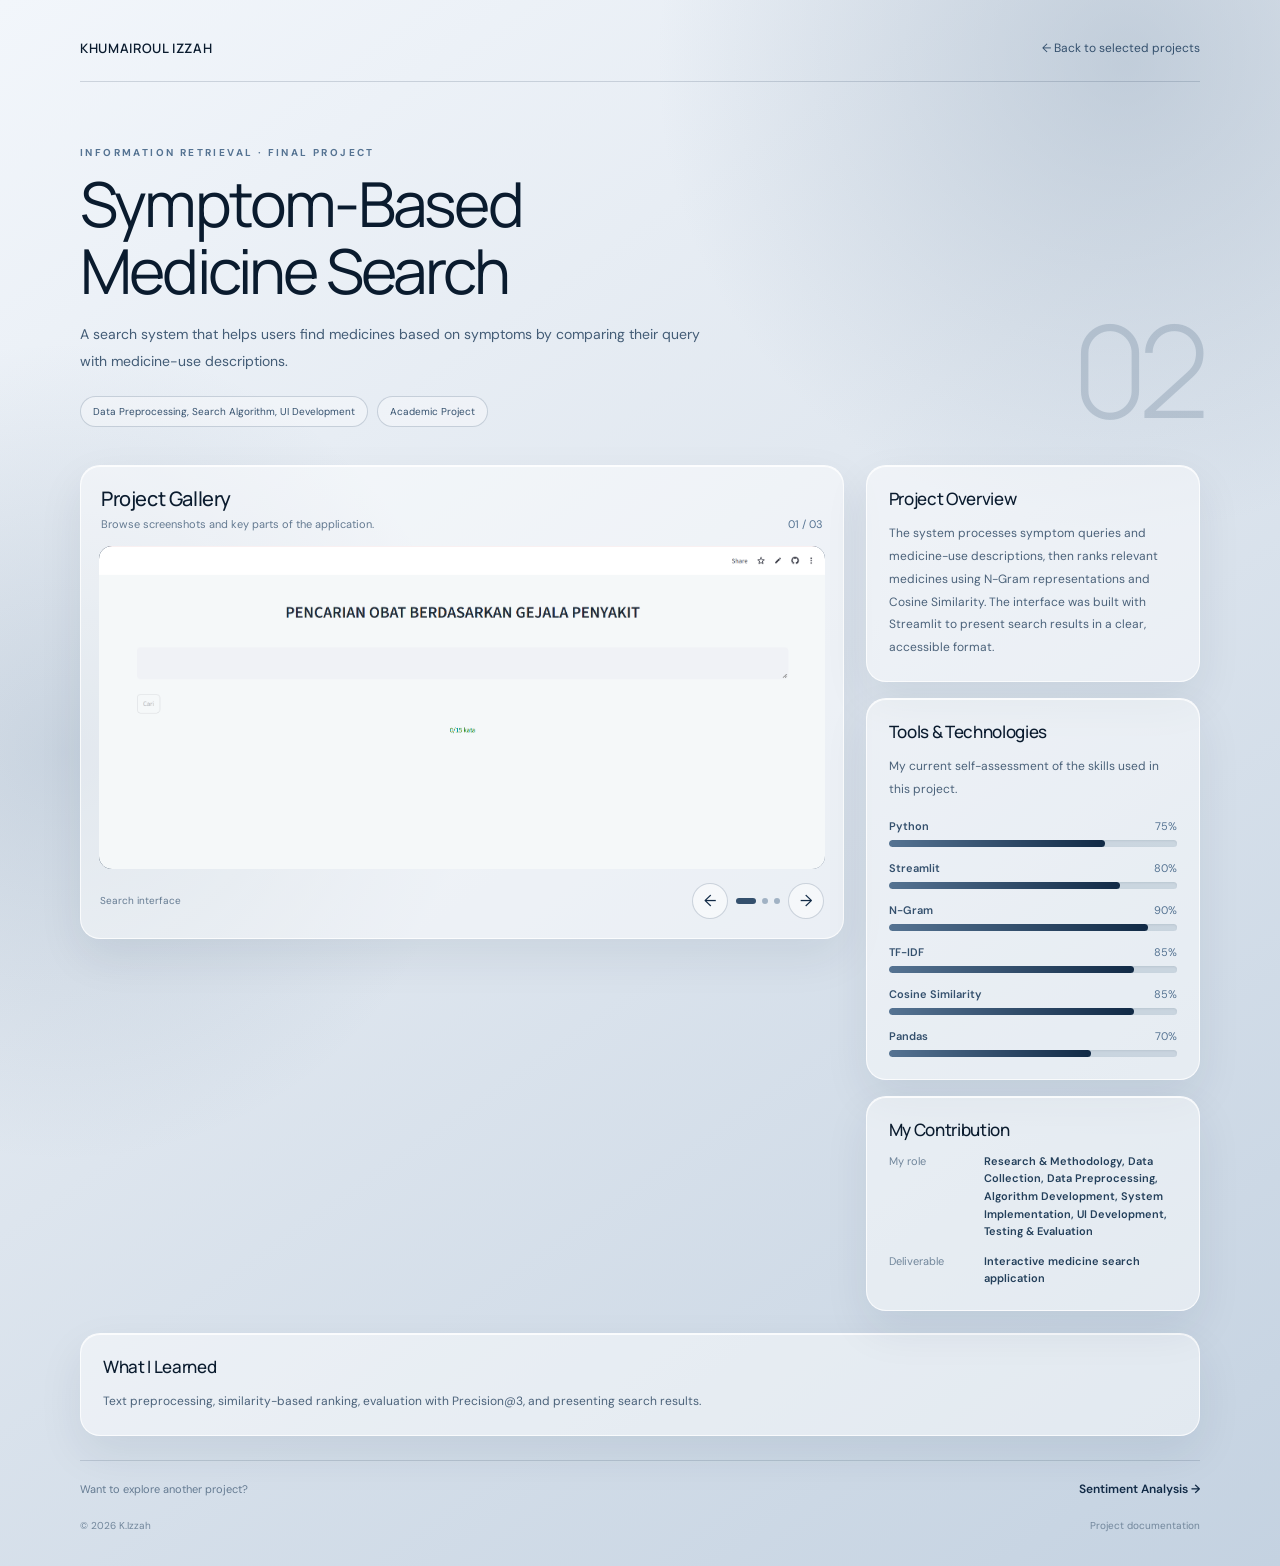
<file: projects/medicine-search.html>
<!doctype html>
<html lang="en">

<head>
    <meta charset="utf-8">
    <meta name="viewport" content="width=device-width, initial-scale=1">

    <meta
        name="description"
        content="A search system that helps users find medicines based on symptoms by comparing their query with medicine-use descriptions."
    >

    <title>Symptom-Based Medicine Search | Khumairoul Izzah</title>

    <link rel="preconnect" href="https://fonts.googleapis.com">
    <link
        rel="preconnect"
        href="https://fonts.gstatic.com"
        crossorigin
    >

    <link
        href="https://fonts.googleapis.com/css2?family=DM+Sans:wght@400;500;600;700&family=Manrope:wght@300;400;500;600;700&display=swap"
        rel="stylesheet"
    >

    <link rel="stylesheet" href="../project-detail.css">
</head>

<body>
    <div class="shell">

        <!-- Header -->
        <header class="topbar">
            <a class="brand" href="../index.html">
                KHUMAIROUL IZZAH
            </a>

            <a class="back" href="../index.html#projects">
                ← Back to selected projects
            </a>
        </header>

        <main>

            <!-- Hero Section -->
            <section class="hero">
                <div>
                    <p class="kicker">
                        Information Retrieval · Final Project
                    </p>

                    <h1>Symptom-Based Medicine Search</h1>

                    <p class="summary">
                        A search system that helps users find medicines
                        based on symptoms by comparing their query with
                        medicine-use descriptions.
                    </p>

                    <div class="pills">
                        <span class="pill">
                            Data Preprocessing, Search Algorithm,
                            UI Development
                        </span>

                        <span class="pill">
                            Academic Project
                        </span>
                    </div>
                </div>

                <div class="index">02</div>
            </section>

            <!-- Main Project Layout -->
            <section class="layout">

                <!-- Project Gallery -->
                <div class="panel gallery">

                    <div class="panel-heading">
                        <div>
                            <h2>Project Gallery</h2>

                            <p>
                                Browse screenshots and key parts of the
                                application.
                            </p>
                        </div>

                        <span class="count" id="count">01 / 03</span>
                    </div>

                    <div
                        class="stage"
                        id="stage"
                        aria-live="polite"
                    ></div>

                    <div class="controls">
                        <span class="caption" id="caption">
                            Search interface
                        </span>

                        <div class="control-group">

                            <button
                                class="gallery-btn"
                                id="prev"
                                type="button"
                                aria-label="Previous screenshot"
                            >
                                ←
                            </button>

                            <div class="dots" id="dots"></div>

                            <button
                                class="gallery-btn"
                                id="next"
                                type="button"
                                aria-label="Next screenshot"
                            >
                                →
                            </button>

                        </div>
                    </div>
                </div>

                <!-- Sidebar -->
                <aside class="side">

                    <!-- Project Overview -->
                    <section class="panel content">
                        <h2>Project Overview</h2>

                        <p>
                            The system processes symptom queries and
                            medicine-use descriptions, then ranks relevant
                            medicines using N-Gram representations and
                            Cosine Similarity. The interface was built
                            with Streamlit to present search results in
                            a clear, accessible format.
                        </p>
                    </section>

                    <!-- Tools and Technologies -->
                    <section class="panel content">
                        <h2>Tools &amp; Technologies</h2>

                        <p>
                            My current self-assessment of the skills used
                            in this project.
                        </p>

                        <div
                            class="tools"
                            aria-label="Self-assessed skill levels"
                        >

                            <!-- Python -->
                            <div class="skill">
                                <div class="skill-top">
                                    <span class="skill-name">Python</span>
                                    <span class="skill-percent">75%</span>
                                </div>

                                <div
                                    class="skill-track"
                                    role="progressbar"
                                    aria-label="Python proficiency"
                                    aria-valuemin="0"
                                    aria-valuemax="100"
                                    aria-valuenow="75"
                                >
                                    <span
                                        class="skill-fill"
                                        style="--level: 75%"
                                    ></span>
                                </div>
                            </div>

                            <!-- Streamlit -->
                            <div class="skill">
                                <div class="skill-top">
                                    <span class="skill-name">Streamlit</span>
                                    <span class="skill-percent">80%</span>
                                </div>

                                <div
                                    class="skill-track"
                                    role="progressbar"
                                    aria-label="Streamlit proficiency"
                                    aria-valuemin="0"
                                    aria-valuemax="100"
                                    aria-valuenow="65"
                                >
                                    <span
                                        class="skill-fill"
                                        style="--level: 80%"
                                    ></span>
                                </div>
                            </div>

                            <!-- N-Gram -->
                            <div class="skill">
                                <div class="skill-top">
                                    <span class="skill-name">N-Gram</span>
                                    <span class="skill-percent">90%</span>
                                </div>

                                <div
                                    class="skill-track"
                                    role="progressbar"
                                    aria-label="N-Gram proficiency"
                                    aria-valuemin="0"
                                    aria-valuemax="100"
                                    aria-valuenow="70"
                                >
                                    <span
                                        class="skill-fill"
                                        style="--level: 90%"
                                    ></span>
                                </div>
                            </div>

                            <!-- TF-IDF -->
                            <div class="skill">

                                <div class="skill-top">

                                    <span class="skill-name">
                                        TF-IDF
                                    </span>

                                    <span class="skill-percent">
                                        85%
                                    </span>

                                </div>

                                <div
                                    class="skill-track"
                                    role="progressbar"
                                    aria-label="TF-IDF proficiency"
                                    aria-valuemin="0"
                                    aria-valuemax="100"
                                    aria-valuenow="70"
                                >

                                    <span
                                        class="skill-fill"
                                        style="--level: 85%"
                                    ></span>

                                </div>

                            </div>

                            <!-- Cosine Similarity -->
                            <div class="skill">
                                <div class="skill-top">
                                    <span class="skill-name">
                                        Cosine Similarity
                                    </span>

                                    <span class="skill-percent">85%</span>
                                </div>

                                <div
                                    class="skill-track"
                                    role="progressbar"
                                    aria-label="Cosine Similarity proficiency"
                                    aria-valuemin="0"
                                    aria-valuemax="100"
                                    aria-valuenow="65"
                                >
                                    <span
                                        class="skill-fill"
                                        style="--level: 85%"
                                    ></span>
                                </div>
                            </div>

                            <!-- Pandas -->
                            <div class="skill">
                                <div class="skill-top">
                                    <span class="skill-name">Pandas</span>
                                    <span class="skill-percent">70%</span>
                                </div>

                                <div
                                    class="skill-track"
                                    role="progressbar"
                                    aria-label="Pandas proficiency"
                                    aria-valuemin="0"
                                    aria-valuemax="100"
                                    aria-valuenow="70"
                                >
                                    <span
                                        class="skill-fill"
                                        style="--level: 70%"
                                    ></span>
                                </div>
                            </div>

                        </div>
                    </section>

                    <!-- My Contribution -->
                    <section class="panel content">
                        <h2>My Contribution</h2>

                        <dl class="info">

                            <div class="info-row">
                                <dt>My role</dt>

                                <dd>
                                    Research & Methodology, Data Collection, Data Preprocessing, Algorithm Development, System Implementation, UI Development, Testing & Evaluation
                                </dd>
                            </div>

                            <div class="info-row">
                                <dt>Deliverable</dt>

                                <dd>
                                    Interactive medicine search application
                                </dd>
                            </div>

                        </dl>
                    </section>

                </aside>
            </section>

            <!-- Learning Section -->
            <section class="panel content learning">
                <h2>What I Learned</h2>

                <p>
                    Text preprocessing, similarity-based ranking,
                    evaluation with Precision@3, and presenting
                    search results.
                </p>
            </section>

            <!-- Next Project -->
            <div class="bottom">
                <p>Want to explore another project?</p>

                <a class="next" href="sentiment-analysis.html">
                    Sentiment Analysis →
                </a>
            </div>

        </main>

        <!-- Footer -->
        <footer class="footer">
            <span>© 2026 K.Izzah</span>
            <span>Project documentation</span>
        </footer>

    </div>

    <!-- Project Gallery Script -->
    <script>
        const screenshots = [
            'assets/medicine-search-1.png',
            'assets/medicine-search-2.png',
            'assets/medicine-search-3.png'
        ];

        const captions = [
            'Search interface',
            'Search bar',
            'Search evaluation / top-3 medicine'
        ];

        let current = 0;

        const stage = document.getElementById('stage');
        const caption = document.getElementById('caption');
        const count = document.getElementById('count');
        const dots = document.getElementById('dots');

        function render(i) {
            current = (i + screenshots.length) % screenshots.length;

            stage.innerHTML = '';

            const img = document.createElement('img');

            img.src = '../' + screenshots[current];
            img.alt = captions[current];

            img.onerror = () => {
                stage.innerHTML = `
                    <div class="placeholder">
                        <div class="placeholder-icon">▧</div>

                        <strong>Screenshot coming soon</strong>

                        <span>
                            Add
                            <b>${screenshots[current].split('/').pop()}</b>
                            to the
                            <b>assets</b>
                            folder to display your project screenshot here.
                        </span>
                    </div>
                `;
            };

            stage.appendChild(img);

            caption.textContent = captions[current];

            count.textContent =
                String(current + 1).padStart(2, '0') +
                ' / ' +
                String(screenshots.length).padStart(2, '0');

            [...dots.children].forEach((dot, index) => {
                dot.classList.toggle('active', index === current);
            });
        }

        screenshots.forEach((_, i) => {
            const dot = document.createElement('button');

            dot.type = 'button';

            dot.className = 'dot' + (i === 0 ? ' active' : '');

            dot.setAttribute(
                'aria-label',
                'Show screenshot ' + (i + 1)
            );

            dot.addEventListener('click', () => render(i));

            dots.appendChild(dot);
        });

        document
            .getElementById('prev')
            .addEventListener('click', () => render(current - 1));

        document
            .getElementById('next')
            .addEventListener('click', () => render(current + 1));

        render(0);
    </script>

</body>

</html>
</file>
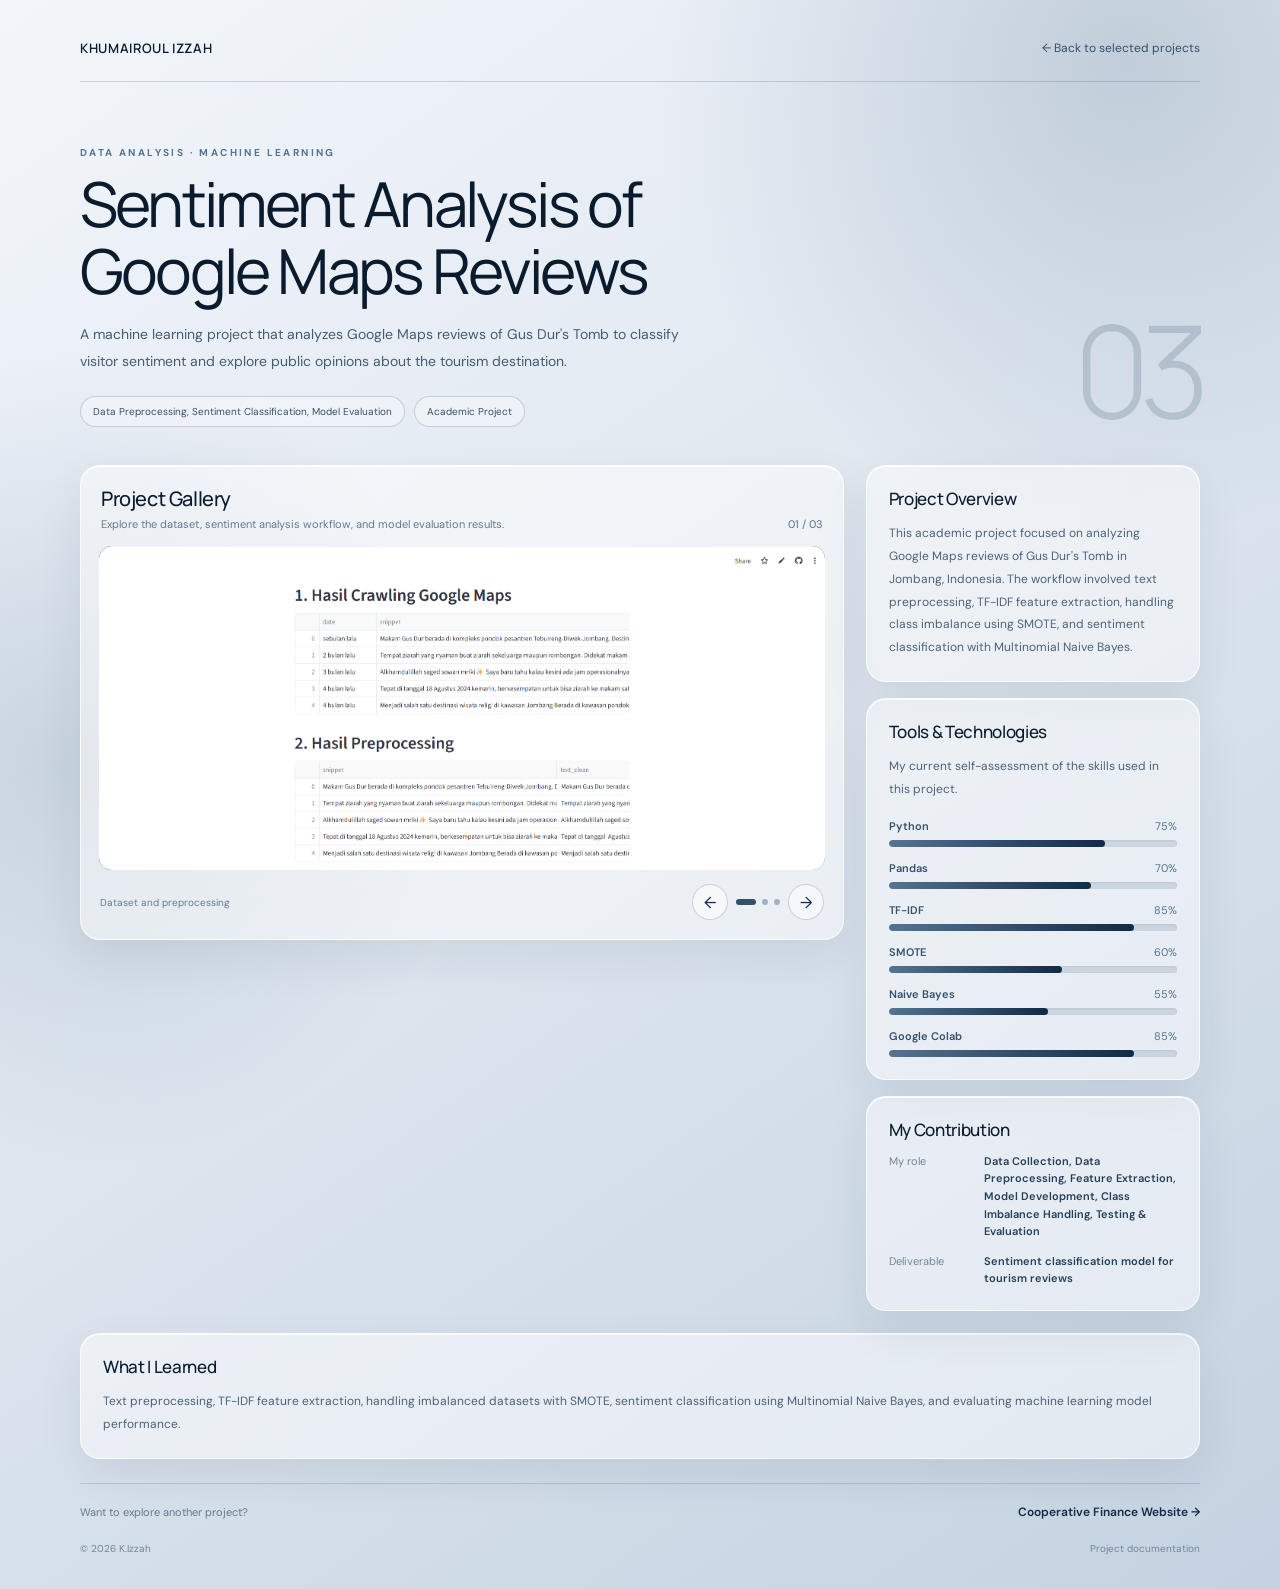
<file: projects/sentiment-analysis.html>
<!doctype html>
<html lang="en">

<head>
    <meta charset="utf-8">
    <meta name="viewport" content="width=device-width, initial-scale=1">

    <meta
        name="description"
        content="A sentiment analysis project that classifies Google Maps reviews of Gus Dur's Tomb using TF-IDF, SMOTE, and Multinomial Naive Bayes."
    >

    <title>
        Sentiment Analysis of Google Maps Reviews |  Khumairoul Izzah
    </title>

    <link rel="preconnect" href="https://fonts.googleapis.com">

    <link
        rel="preconnect"
        href="https://fonts.gstatic.com"
        crossorigin
    >

    <link
        href="https://fonts.googleapis.com/css2?family=DM+Sans:wght@400;500;600;700&family=Manrope:wght@300;400;500;600;700&display=swap"
        rel="stylesheet"
    >

    <link rel="stylesheet" href="../project-detail.css">
</head>

<body>
    <div class="shell">

        <!-- Header -->
        <header class="topbar">

            <a class="brand" href="../index.html">
                KHUMAIROUL IZZAH
            </a>

            <a class="back" href="../index.html#projects">
                ← Back to selected projects
            </a>

        </header>

        <main>

            <!-- Hero Section -->
            <section class="hero">

                <div>

                    <p class="kicker">
                        Data Analysis · Machine Learning
                    </p>

                    <h1>
                        Sentiment Analysis of Google Maps Reviews
                    </h1>

                    <p class="summary">
                        A machine learning project that analyzes Google
                        Maps reviews of Gus Dur's Tomb to classify visitor
                        sentiment and explore public opinions about the
                        tourism destination.
                    </p>

                    <div class="pills">

                        <span class="pill">
                            Data Preprocessing, Sentiment Classification,
                            Model Evaluation
                        </span>

                        <span class="pill">
                            Academic Project
                        </span>

                    </div>

                </div>

                <div class="index">03</div>

            </section>

            <!-- Main Project Layout -->
            <section class="layout">

                <!-- Project Gallery -->
                <div class="panel gallery">

                    <div class="panel-heading">

                        <div>

                            <h2>Project Gallery</h2>

                            <p>
                                Explore the dataset, sentiment analysis
                                workflow, and model evaluation results.
                            </p>

                        </div>

                        <span class="count" id="count">
                            01 / 03
                        </span>

                    </div>

                    <div
                        class="stage"
                        id="stage"
                        aria-live="polite"
                    ></div>

                    <div class="controls">

                        <span class="caption" id="caption">
                            Dataset and preprocessing
                        </span>

                        <div class="control-group">

                            <button
                                class="gallery-btn"
                                id="prev"
                                type="button"
                                aria-label="Previous screenshot"
                            >
                                ←
                            </button>

                            <div
                                class="dots"
                                id="dots"
                            ></div>

                            <button
                                class="gallery-btn"
                                id="next"
                                type="button"
                                aria-label="Next screenshot"
                            >
                                →
                            </button>

                        </div>

                    </div>

                </div>

                <!-- Sidebar -->
                <aside class="side">

                    <!-- Project Overview -->
                    <section class="panel content">

                        <h2>Project Overview</h2>

                        <p>
                            This academic project focused on analyzing
                            Google Maps reviews of Gus Dur's Tomb in
                            Jombang, Indonesia. The workflow involved
                            text preprocessing, TF-IDF feature extraction,
                            handling class imbalance using SMOTE, and
                            sentiment classification with Multinomial
                            Naive Bayes.
                        </p>

                    </section>

                    <!-- Tools and Technologies -->
                    <section class="panel content">

                        <h2>Tools &amp; Technologies</h2>

                        <p>
                            My current self-assessment of the skills used
                            in this project.
                        </p>

                        <div
                            class="tools"
                            aria-label="Self-assessed skill levels"
                        >

                            <!-- Python -->
                            <div class="skill">

                                <div class="skill-top">

                                    <span class="skill-name">
                                        Python
                                    </span>

                                    <span class="skill-percent">
                                        75%
                                    </span>

                                </div>

                                <div
                                    class="skill-track"
                                    role="progressbar"
                                    aria-label="Python proficiency"
                                    aria-valuemin="0"
                                    aria-valuemax="100"
                                    aria-valuenow="75"
                                >

                                    <span
                                        class="skill-fill"
                                        style="--level: 75%"
                                    ></span>

                                </div>

                            </div>

                            <!-- Pandas -->
                            <div class="skill">

                                <div class="skill-top">

                                    <span class="skill-name">
                                        Pandas
                                    </span>

                                    <span class="skill-percent">
                                        70%
                                    </span>

                                </div>

                                <div
                                    class="skill-track"
                                    role="progressbar"
                                    aria-label="Pandas proficiency"
                                    aria-valuemin="0"
                                    aria-valuemax="100"
                                    aria-valuenow="70"
                                >

                                    <span
                                        class="skill-fill"
                                        style="--level: 70%"
                                    ></span>

                                </div>

                            </div>

                            <!-- TF-IDF -->
                            <div class="skill">

                                <div class="skill-top">

                                    <span class="skill-name">
                                        TF-IDF
                                    </span>

                                    <span class="skill-percent">
                                        85%
                                    </span>

                                </div>

                                <div
                                    class="skill-track"
                                    role="progressbar"
                                    aria-label="TF-IDF proficiency"
                                    aria-valuemin="0"
                                    aria-valuemax="100"
                                    aria-valuenow="70"
                                >

                                    <span
                                        class="skill-fill"
                                        style="--level: 85%"
                                    ></span>

                                </div>

                            </div>

                            <!-- SMOTE -->
                            <div class="skill">

                                <div class="skill-top">

                                    <span class="skill-name">
                                        SMOTE
                                    </span>

                                    <span class="skill-percent">
                                        60%
                                    </span>

                                </div>

                                <div
                                    class="skill-track"
                                    role="progressbar"
                                    aria-label="SMOTE proficiency"
                                    aria-valuemin="0"
                                    aria-valuemax="100"
                                    aria-valuenow="60"
                                >

                                    <span
                                        class="skill-fill"
                                        style="--level: 60%"
                                    ></span>

                                </div>

                            </div>

                            <!-- Multinomial Naive Bayes -->
                            <div class="skill">

                                <div class="skill-top">

                                    <span class="skill-name">
                                        Naive Bayes
                                    </span>

                                    <span class="skill-percent">
                                        55%
                                    </span>

                                </div>

                                <div
                                    class="skill-track"
                                    role="progressbar"
                                    aria-label="Multinomial Naive Bayes proficiency"
                                    aria-valuemin="0"
                                    aria-valuemax="100"
                                    aria-valuenow="65"
                                >

                                    <span
                                        class="skill-fill"
                                        style="--level: 55%"
                                    ></span>

                                </div>

                            </div>

                            <!-- Google Colab -->
                            <div class="skill">

                                <div class="skill-top">

                                    <span class="skill-name">
                                        Google Colab
                                    </span>

                                    <span class="skill-percent">
                                        85%
                                    </span>

                                </div>

                                <div
                                    class="skill-track"
                                    role="progressbar"
                                    aria-label="Google Colab proficiency"
                                    aria-valuemin="0"
                                    aria-valuemax="100"
                                    aria-valuenow="80"
                                >

                                    <span
                                        class="skill-fill"
                                        style="--level: 85%"
                                    ></span>

                                </div>

                            </div>

                        </div>

                    </section>

                    <!-- My Contribution -->
                    <section class="panel content">

                        <h2>My Contribution</h2>

                        <dl class="info">

                            <div class="info-row">

                                <dt>My role</dt>

                                <dd>
                                    Data Collection, Data Preprocessing,
                                    Feature Extraction, Model Development,
                                    Class Imbalance Handling,
                                    Testing &amp; Evaluation
                                </dd>

                            </div>

                            <div class="info-row">

                                <dt>Deliverable</dt>

                                <dd>
                                    Sentiment classification model
                                    for tourism reviews
                                </dd>

                            </div>

                        </dl>

                    </section>

                </aside>

            </section>

            <!-- Learning Section -->
            <section class="panel content learning">

                <h2>What I Learned</h2>

                <p>
                    Text preprocessing, TF-IDF feature extraction,
                    handling imbalanced datasets with SMOTE,
                    sentiment classification using Multinomial
                    Naive Bayes, and evaluating machine learning
                    model performance.
                </p>

            </section>

            <!-- Next Project -->
            <div class="bottom">

                <p>
                    Want to explore another project?
                </p>

                <a
                    class="next"
                    href="cooperative-finance.html"
                >
                    Cooperative Finance Website →
                </a>

            </div>

        </main>

        <!-- Footer -->
        <footer class="footer">

            <span>
                © 2026 K.Izzah
            </span>

            <span>
                Project documentation
            </span>

        </footer>

    </div>

    <!-- Project Gallery Script -->
    <script>
        const screenshots = [
            'assets/sentiment-analysis-1.png',
            'assets/sentiment-analysis-2.png',
            'assets/sentiment-analysis-3.png'
        ];

        const captions = [
            'Dataset and preprocessing',
            'Sentiment classification workflow',
            'Model evaluation results'
        ];

        let current = 0;

        const stage = document.getElementById('stage');
        const caption = document.getElementById('caption');
        const count = document.getElementById('count');
        const dots = document.getElementById('dots');

        function render(i) {
            current = (i + screenshots.length) % screenshots.length;

            stage.innerHTML = '';

            const img = document.createElement('img');

            img.src = '../' + screenshots[current];
            img.alt = captions[current];

            img.onerror = () => {
                stage.innerHTML = `
                    <div class="placeholder">

                        <div class="placeholder-icon">▧</div>

                        <strong>Screenshot coming soon</strong>

                        <span>
                            Add
                            <b>${screenshots[current].split('/').pop()}</b>
                            to the
                            <b>assets</b>
                            folder to display your project screenshot here.
                        </span>

                    </div>
                `;
            };

            stage.appendChild(img);

            caption.textContent = captions[current];

            count.textContent =
                String(current + 1).padStart(2, '0') +
                ' / ' +
                String(screenshots.length).padStart(2, '0');

            [...dots.children].forEach((dot, index) => {
                dot.classList.toggle(
                    'active',
                    index === current
                );
            });
        }

        screenshots.forEach((_, i) => {
            const dot = document.createElement('button');

            dot.type = 'button';

            dot.className =
                'dot' + (i === 0 ? ' active' : '');

            dot.setAttribute(
                'aria-label',
                'Show screenshot ' + (i + 1)
            );

            dot.addEventListener('click', () => render(i));

            dots.appendChild(dot);
        });

        document
            .getElementById('prev')
            .addEventListener('click', () => render(current - 1));

        document
            .getElementById('next')
            .addEventListener('click', () => render(current + 1));

        render(0);
    </script>

</body>

</html>
</file>
<file: style.css>
/* Izzah Khumairoul — glassmorphism portfolio */
:root {
  --deep-navy: #0A1B2E;
  --midnight-blue: #112A46;
  --ocean-depth: #1B3B5A;
  --storm-blue: #34506D;
  --blue-slate: #557392;
  --dusk-blue: #7A8CA6;
  --foggy-blue: #A1B2C4;
  --cloud-blue: #C4D2E1;
  --mist-blue: #E1E8F0;
  --arctic-haze: #F2F6FB;
  --text: #F3F7FD;
  --muted: #C9D9EB;
  --glass: rgba(175, 211, 246, .10);
  --glass-border: rgba(207, 231, 255, .34);
  --shadow: 0 22px 65px rgba(2, 12, 27, .22);
}

* { box-sizing: border-box; }
html { scroll-behavior: smooth; scroll-padding-top: 24px; }
body {
  margin: 0;
  min-height: 100vh;
  color: var(--text);
  font-family: "DM Sans", sans-serif;
  background:
    radial-gradient(ellipse at 83% 10%, rgba(122, 172, 218, .60), transparent 32%),
    radial-gradient(ellipse at 10% 38%, rgba(52, 80, 109, .88), transparent 34%),
    radial-gradient(ellipse at 75% 73%, rgba(85, 115, 146, .56), transparent 30%),
    linear-gradient(135deg, var(--deep-navy) 0%, var(--midnight-blue) 42%, #234766 70%, var(--storm-blue) 100%);
  overflow-x: hidden;
  position: relative;
}
body::before {
  content: "";
  position: fixed;
  inset: 0;
  z-index: -1;
  pointer-events: none;
  opacity: .22;
  background:
    linear-gradient(145deg, transparent 0 22%, rgba(196, 210, 225, .15) 23%, transparent 34%),
    linear-gradient(32deg, transparent 0 54%, rgba(225, 232, 240, .12) 55%, transparent 70%);
}
a { color: inherit; text-decoration: none; }
button, a { -webkit-tap-highlight-color: transparent; }
.page-shell { width: min(1120px, calc(100% - 48px)); margin: 0 auto; padding: 30px 0 22px; position: relative; }
.ambient { position: fixed; pointer-events: none; border-radius: 50%; filter: blur(2px); z-index: -1; }
.ambient-one { width: 360px; height: 360px; left: -180px; top: 20%; background: rgba(122, 140, 166, .15); }
.ambient-two { width: 460px; height: 460px; right: -240px; top: 40%; background: rgba(196, 210, 225, .12); }
.ambient-three { width: 300px; height: 300px; left: 35%; bottom: -200px; background: rgba(85, 115, 146, .18); }

.glass {
  background: linear-gradient(135deg, rgba(211, 231, 252, .13), rgba(143, 187, 228, .07));
  border: 1px solid var(--glass-border);
  box-shadow: var(--shadow), inset 0 1px 0 rgba(255,255,255,.12);
  backdrop-filter: blur(20px) saturate(135%);
  -webkit-backdrop-filter: blur(20px) saturate(135%);
}
.navbar {
  min-height: 78px;
  padding: 12px 28px;
  border-radius: 24px;
  display: flex;
  align-items: center;
  justify-content: space-between;
  gap: 24px;
}
.brand { display: inline-flex; align-items: center; gap: 13px; font-family: Manrope, sans-serif; font-size: 15px; letter-spacing: .06em; white-space: nowrap; }
.brand-mark { display: grid; place-items: center; width: 42px; height: 42px; color: #C6E3FF; }
.brand-mark svg { width: 100%; height: 100%; }
.nav-links { display: flex; align-items: center; gap: clamp(18px, 4vw, 46px); }
.nav-links a { color: #E0ECF9; font-size: 13px; padding: 13px 0; position: relative; transition: color .2s ease; }
.nav-links a:hover, .nav-links a.active { color: #fff; }
.nav-links a.active::after { content: ""; height: 2px; width: 100%; position: absolute; left: 0; bottom: 3px; background: #B8DDFF; box-shadow: 0 0 12px #B8DDFF; }

.hero { display: grid; grid-template-columns: 1.12fr .88fr; align-items: center; gap: 24px; padding: 54px 0 46px; }
.hero-copy { padding: clamp(30px, 5vw, 54px); border-radius: 26px; min-height: 440px; }
.eyebrow { margin: 0 0 15px; color: #AFCBE9; font-size: 11px; font-weight: 600; letter-spacing: .28em; }
h1, h2, h3, p { margin-top: 0; }
h1 { margin-bottom: 14px; font-family: Manrope, sans-serif; font-size: clamp(42px, 5.3vw, 68px); line-height: 1.06; font-weight: 300; letter-spacing: -.045em; }
.role { margin-bottom: 24px; color: #E3EFFC; font-size: clamp(14px, 1.6vw, 17px); letter-spacing: .035em; }
.intro { max-width: 470px; margin-bottom: 27px; color: var(--muted); font-size: 13px; line-height: 1.9; }
.button { display: inline-flex; align-items: center; gap: 20px; padding: 15px 22px; border: 1px solid rgba(195, 226, 255, .72); border-radius: 999px; background: linear-gradient(135deg, rgba(166, 211, 252, .24), rgba(89, 145, 197, .22)); box-shadow: 0 0 25px rgba(146, 203, 255, .16), inset 0 1px 0 rgba(255,255,255,.22); color: #F7FBFF; font-size: 12px; transition: transform .2s ease, background .2s ease, box-shadow .2s ease; }
.button:hover { transform: translateY(-2px); background: rgba(196, 225, 252, .25); box-shadow: 0 0 30px rgba(146, 203, 255, .28); }
.button span, .detail-link span { font-size: 19px; line-height: .7; }

.portrait-wrap { min-height: 430px; display: grid; place-items: center; position: relative; isolation: isolate; }
.portrait-frame { position: relative; width: min(100%, 350px); height: 420px; border-radius: 47% 47% 28% 28% / 36% 36% 20% 20%; overflow: hidden; border: 1px solid rgba(212, 235, 255, .72); background: linear-gradient(145deg, rgba(222, 239, 255, .44), rgba(104, 156, 207, .20)); box-shadow: 0 0 0 9px rgba(189, 221, 251, .08), 0 0 45px rgba(171, 218, 255, .23), inset 0 0 28px rgba(255,255,255,.25); }
.portrait-frame::after { content: ""; position: absolute; inset: 0; pointer-events: none; background: linear-gradient(135deg, rgba(255,255,255,.22), transparent 40%, rgba(10,27,46,.18)); }
.portrait-frame img { width: 100%; height: 100%; object-fit: cover; object-position: center top; }
.portrait-fallback { display: none; position: absolute; inset: 0; place-items: center; align-content: center; gap: 12px; color: #F4FAFF; background: radial-gradient(circle at 50% 30%, rgba(225,239,255,.72), rgba(92,139,182,.38) 35%, rgba(17,42,70,.65) 100%); }
.fallback-initials { font: 300 90px/1 Manrope, sans-serif; color: rgba(255,255,255,.8); text-shadow: 0 4px 30px rgba(10,27,46,.25); }
.fallback-note { font-size: 9px; letter-spacing: .3em; color: #D7E9FB; }
.portrait-orbit { position: absolute; width: 430px; height: 145px; border: 1px solid rgba(201, 230, 255, .72); border-radius: 50%; transform: rotate(-23deg); z-index: -1; }
.orbit-two { width: 390px; height: 115px; transform: rotate(57deg); border-color: rgba(183, 220, 253, .35); }
.sparkle { position: absolute; color: #E5F4FF; text-shadow: 0 0 20px #B8DDFF; }
.sparkle-one { top: 22%; left: 3%; font-size: 28px; }
.sparkle-two { right: 0; bottom: 25%; font-size: 36px; }
.leaf-decoration { position: absolute; width: 125px; height: 190px; right: -10px; top: -5px; filter: drop-shadow(0 0 10px rgba(173,216,255,.25)); }

.projects-section { border-radius: 27px; padding: clamp(25px, 4vw, 44px); margin-bottom: 50px !important}
.section-heading { display: grid; grid-template-columns: 1.15fr .85fr; gap: 28px; align-items: end; margin-bottom: 30px; }
.section-heading h2, .contact-section h2 { margin-bottom: 0; font: 300 clamp(27px, 3vw, 36px)/1.25 Manrope, sans-serif; letter-spacing: -.025em; }
.section-description { max-width: 330px; margin: 0 0 4px auto; color: var(--muted); font-size: 12px; line-height: 1.8; position: relative; }
.section-description::before { content: ""; position: absolute; width: 42px; height: 1px; background: #A6D4FF; left: -60px; top: 10px; box-shadow: 0 0 10px #A6D4FF; }
.project-grid { display: grid; grid-template-columns: repeat(3, 1fr); gap: 18px; }
.project-card { border-radius: 17px; padding: 22px 21px 20px; min-height: 230px; background: linear-gradient(145deg, rgba(192, 221, 248, .16), rgba(126, 174, 218, .09)); transition: transform .22s ease, border-color .22s ease, background .22s ease; }
.project-card:hover { transform: translateY(-5px); border-color: rgba(221, 240, 255, .65); background: linear-gradient(145deg, rgba(207, 231, 252, .22), rgba(126, 174, 218, .13)); }
.project-icon { display: grid; place-items: center; width: 47px; height: 47px; margin-bottom: 16px; border: 1px solid rgba(196, 226, 255, .55); border-radius: 50%; background: rgba(196, 226, 255, .12); color: #E3F2FF; box-shadow: inset 0 1px 0 rgba(255,255,255,.15); }
.project-icon svg { width: 26px; height: 26px; }
.project-card h3 { margin-bottom: 10px; font-size: 15px; font-weight: 500; line-height: 1.45; }
.project-card p { min-height: 60px; margin-bottom: 15px; color: var(--muted); font-size: 11.5px; line-height: 1.75; }
.detail-link { display: inline-flex; align-items: center; gap: 12px; color: #E9F5FF; font-size: 12px; }
.detail-link:hover { color: white; text-shadow: 0 0 12px #B8DDFF; }
.scroll-hint { display: flex; align-items: center; gap: 13px; padding: 27px 5px 34px; color: #C9DDF1; font-size: 11px; letter-spacing: .02em; }
.mouse-icon { width: 19px; height: 31px; border: 1px solid #B7D9FA; border-radius: 12px; display: grid; justify-items: center; padding-top: 5px; }
.mouse-icon span { width: 2px; height: 6px; border-radius: 2px; background: #D9EDFF; }
.hint-line { display: block; width: 40px; height: 1px; background: #9DCBFA; }

.contact-section { display: flex; align-items: center; justify-content: space-between; gap: 28px; padding: 32px clamp(25px, 4vw, 44px); border-radius: 24px; }
.contact-section h2 { font-size: clamp(23px, 3vw, 31px); margin-bottom: 9px; }
.contact-copy { max-width: 560px; margin-bottom: 0; color: var(--muted); font-size: 12px; line-height: 1.8; }
.contact-section .button { flex-shrink: 0; }
.footer { display: flex; justify-content: space-between; gap: 18px; padding: 24px 4px 4px; color: rgba(222, 236, 250, .72); font-size: 10px; letter-spacing: .04em; }

@media (max-width: 800px) {
  .page-shell { width: min(100% - 32px, 620px); padding-top: 16px; }
  .navbar { min-height: 70px; padding: 11px 17px; border-radius: 19px; }
  .brand { font-size: 12px; gap: 8px; }
  .brand-mark { width: 33px; height: 33px; }
  .nav-links { gap: 15px; }
  .nav-links a { font-size: 11px; }
  .hero { grid-template-columns: 1fr; gap: 18px; padding: 28px 0 30px; }
  .hero-copy { min-height: auto; padding: 32px; }
  .portrait-wrap { min-height: 360px; grid-row: 1; }
  .portrait-frame { width: 275px; height: 340px; }
  .portrait-orbit { width: 340px; height: 110px; }
  .leaf-decoration { right: 7%; width: 95px; }
  .sparkle-one { left: 13%; }
  .sparkle-two { right: 12%; }
  .section-heading { grid-template-columns: 1fr; gap: 13px; align-items: start; }
  .section-description { margin-left: 0; max-width: 450px; }
  .section-description::before { display: none; }
  .project-grid { grid-template-columns: 1fr; }
  .project-card { min-height: auto; }
  .project-card p { min-height: 0; }
  .contact-section { align-items: flex-start; flex-direction: column; }
}
@media (max-width: 480px) {
  .page-shell { width: calc(100% - 24px); }
  .navbar { flex-direction: column; align-items: flex-start; gap: 8px; }
  .nav-links { width: 100%; justify-content: space-between; gap: 8px; }
  .nav-links a { padding: 8px 0 11px; }
  .hero-copy { padding: 26px 22px; }
  h1 { font-size: 46px; }
  .portrait-wrap { min-height: 320px; }
  .portrait-frame { width: 245px; height: 305px; }
  .portrait-orbit { width: 290px; height: 90px; }
  .leaf-decoration { right: 0; width: 78px; }
  .projects-section { padding: 23px 17px; }
  .section-heading h2 { font-size: 28px; }
  .footer { flex-direction: column; gap: 8px; }
}
@media (prefers-reduced-motion: reduce) {
  html { scroll-behavior: auto; }
  *, *::before, *::after { transition-duration: .01ms !important; animation-duration: .01ms !important; }
}


/* Project detail buttons */
.detail-button{display:inline-flex;align-items:center;justify-content:space-between;gap:22px;padding:10px 14px;border:1px solid rgba(207,231,255,.42);border-radius:10px;background:rgba(196,226,255,.10);color:#F3F8FF;font-size:11px;transition:.2s ease}.detail-button span{font-size:16px}.detail-button:hover{transform:translateY(-2px);border-color:rgba(225,242,255,.8);background:rgba(196,226,255,.19);box-shadow:0 8px 24px rgba(4,20,40,.16)}


/* Work experience — structured cards with clear hierarchy */
.experience-section{margin:0 0 28px;padding:clamp(25px,4vw,44px);border:1px solid rgba(207,231,255,.27);border-radius:27px;background:linear-gradient(145deg,rgba(12,31,51,.62),rgba(28,61,91,.38));box-shadow:0 22px 65px rgba(2,12,27,.16)}
.experience-heading{display:flex;justify-content:space-between;align-items:end;gap:28px;margin-bottom:30px}
.experience-heading h2{margin:0;font:300 clamp(28px,3vw,38px)/1.2 Manrope,sans-serif;letter-spacing:-.035em}
.experience-intro{max-width:310px;margin:0 0 3px;color:#C9D9EB;font-size:12px;line-height:1.8}
.experience-grid{display:grid;grid-template-columns:repeat(2,minmax(0,1fr));gap:16px}
.experience-card{position:relative;display:flex;flex-direction:column;min-width:0;min-height:300px;padding:24px;border:1px solid rgba(196,220,244,.22);border-radius:18px;background:linear-gradient(145deg,rgba(215,233,250,.095),rgba(120,165,205,.045));overflow:hidden;transition:transform .22s ease,border-color .22s ease,background .22s ease}
.experience-card::after{content:"";position:absolute;left:0;top:0;width:3px;height:100%;background:linear-gradient(#C4E3FF,#648CB3);opacity:.85}
.experience-card:hover{transform:translateY(-4px);border-color:rgba(207,231,255,.52);background:linear-gradient(145deg,rgba(215,233,250,.15),rgba(120,165,205,.08))}
.experience-topline{display:flex;justify-content:space-between;align-items:center;gap:12px;padding-left:5px;margin-bottom:19px}
.experience-type{color:#B9D9F8;font-size:9px;font-weight:700;letter-spacing:.12em;line-height:1.5}
.experience-year{flex-shrink:0;padding:5px 9px;border:1px solid rgba(196,226,255,.25);border-radius:20px;color:#F2F8FF;font-size:10px;background:rgba(196,226,255,.07)}
.experience-marker{margin:0 0 11px 5px;color:rgba(204,228,250,.48);font:300 12px Manrope,sans-serif;letter-spacing:.16em}
.experience-card h3{margin:0 0 10px 5px;font:600 17px/1.45 "DM Sans",sans-serif;color:#F5F9FF}
.experience-card p{margin:0 0 18px 5px;color:#C8D8E8;font-size:12px;line-height:1.8}
.skill-tags{display:flex;flex-wrap:wrap;gap:7px;margin:0 0 22px 5px}
.skill-tags span{padding:6px 9px;border:1px solid rgba(190,218,245,.18);border-radius:6px;background:rgba(7,23,40,.18);color:#D6E7F7;font-size:10px}
.experience-button{display:inline-flex;align-items:center;justify-content:space-between;gap:22px;align-self:flex-start;margin:auto 0 0 5px;padding:11px 14px;min-width:132px;border:1px solid rgba(189,219,249,.38);border-radius:9px;background:rgba(157,198,235,.08);color:#F3F8FF;font-size:11px;font-weight:600;transition:color .2s ease,background .2s ease,border-color .2s ease,transform .2s ease,box-shadow .2s ease}
.experience-button span{font-size:16px;transition:transform .2s ease}
.experience-button:hover,.experience-button:focus-visible{color:#10283F;background:#D9ECFF;border-color:#EAF6FF;box-shadow:0 6px 20px rgba(157,207,250,.22);transform:translateY(-2px);outline:none}
.experience-button:hover span,.experience-button:focus-visible span{transform:translate(2px,-2px)}
.experience-note{margin:17px 0 0;color:rgba(201,217,235,.68);font-size:10px;line-height:1.7}
@media(max-width:700px){.experience-heading{align-items:flex-start;flex-direction:column;gap:12px}.experience-grid{grid-template-columns:1fr}.experience-card{min-height:0;padding:21px}.experience-card h3{font-size:16px}}

/* Experience section styled to match the Selected Projects cards */
.experience-section{margin-top:28px !important; margin-bottom: 28px}
.experience-grid{grid-template-columns:repeat(2,minmax(0,1fr))}
.experience-card{display:flex;flex-direction:column;min-height:285px;padding:22px 21px 20px}
.experience-icon{font-size:11px;font-weight:600;letter-spacing:.08em}
.experience-icon span{opacity:.9}
.experience-meta{display:flex;align-items:center;justify-content:space-between;gap:10px;margin:0 0 12px!important;color:#B9D5EF!important;font-size:9px!important;font-weight:700;letter-spacing:.09em;line-height:1.6!important}
.experience-meta span{flex-shrink:0;padding:4px 8px;border:1px solid rgba(196,226,255,.3);border-radius:20px;color:#EAF5FF;letter-spacing:0;font-size:10px}
.experience-card h3{margin-bottom:10px}
.experience-card>p:not(.experience-meta){margin-bottom:20px}
.experience-button{align-self:flex-start;margin-top:auto;text-transform:none}
.experience-button:hover,.experience-button:focus-visible{color:#15314A!important;background:#D9ECFF!important;border-color:#EAF6FF!important}
.experience-note{margin-top:18px;color:rgba(201,217,235,.7);font-size:10px;line-height:1.7}
@media(max-width:760px){.experience-grid{grid-template-columns:1fr}.experience-card{min-height:0}.experience-section .section-heading{grid-template-columns:1fr;gap:12px}.experience-section .section-description{margin-left:0}.experience-section .section-description::before{display:none}}


/* Work Experience: independent layout, spacing, and card styles */
#work-experience.experience-section {
  display: block;
  margin: 42px 0 28px;
  padding: clamp(25px, 4vw, 44px);
  border-radius: 27px;
  scroll-margin-top: 24px;
}
.experience-heading {
  display: grid;
  grid-template-columns: 1.15fr .85fr;
  gap: 28px;
  align-items: end;
  margin-bottom: 30px;
}
.experience-heading h2 {
  margin: 0;
  font: 300 clamp(27px, 3vw, 36px)/1.25 Manrope, sans-serif;
  letter-spacing: -.025em;
}
.experience-description {
  max-width: 330px;
  margin: 0 0 4px auto;
  color: var(--muted);
  font-size: 12px;
  line-height: 1.8;
}
.experience-grid {
  display: grid;
  grid-template-columns: repeat(2, minmax(0, 1fr));
  gap: 18px;
}
.experience-card {
  display: flex;
  flex-direction: column;
  min-width: 0;
  min-height: 230px;
  padding: 22px 21px 20px;
  border: 1px solid var(--glass-border);
  border-radius: 17px;
  background: linear-gradient(145deg, rgba(192,221,248,.16), rgba(126,174,218,.09));
  box-shadow: inset 0 1px 0 rgba(255,255,255,.12);
  backdrop-filter: blur(20px) saturate(135%);
  -webkit-backdrop-filter: blur(20px) saturate(135%);
  transition: transform .22s ease, border-color .22s ease, background .22s ease;
}
.experience-card:hover {
  transform: translateY(-5px);
  border-color: rgba(221,240,255,.65);
  background: linear-gradient(145deg, rgba(207,231,252,.22), rgba(126,174,218,.13));
}
.experience-card .experience-icon {
  display: grid;
  place-items: center;
  width: 47px;
  height: 47px;
  margin-bottom: 16px;
  border: 1px solid rgba(196,226,255,.55);
  border-radius: 50%;
  background: rgba(196,226,255,.12);
  color: #E3F2FF;
}
.experience-card .experience-meta {
  display: flex;
  align-items: center;
  justify-content: space-between;
  gap: 10px;
  margin: 0 0 12px;
  color: #B9D5EF;
  font-size: 9px;
  font-weight: 700;
  letter-spacing: .09em;
  line-height: 1.6;
}
.experience-meta span {
  flex-shrink: 0;
  padding: 4px 8px;
  border: 1px solid rgba(196,226,255,.3);
  border-radius: 20px;
  color: #EAF5FF;
  letter-spacing: 0;
  font-size: 10px;
}
.experience-card h3 { margin: 0 0 10px; font-size: 15px; font-weight: 500; line-height: 1.45; }
.experience-card > p:not(.experience-meta) { margin: 0 0 15px; color: var(--muted); font-size: 11.5px; line-height: 1.75; }
.experience-card .experience-button {
  display: inline-flex;
  align-items: center;
  justify-content: space-between;
  gap: 12px;
  align-self: flex-start;
  margin-top: auto;
  padding: 10px 13px;
  border: 1px solid rgba(195,226,255,.52);
  border-radius: 999px;
  color: #E9F5FF;
  background: rgba(166,211,252,.12);
  font-size: 11px;
  transition: .2s ease;
}
.experience-card .experience-button:hover,
.experience-card .experience-button:focus-visible {
  color: #102A44;
  background: #C4D2E1;
  border-color: #F2F6FB;
  outline: none;
}
.experience-note { margin: 18px 0 0; color: rgba(201,217,235,.7); font-size: 10px; line-height: 1.7; }
@media (max-width: 800px) {
  .experience-heading { grid-template-columns: 1fr; gap: 13px; align-items: start; }
  .experience-description { margin: 0; max-width: 450px; }
  .experience-grid { grid-template-columns: 1fr; }
  .experience-card { min-height: auto; }
}
</file>
<file: experience/detail.css>
*{box-sizing:border-box}html{scroll-behavior:smooth}body{margin:0;min-height:100vh;font-family:"DM Sans",sans-serif;color:#eef6ff;background:#071426;background-image:radial-gradient(ellipse at 15% 0%,var(--glow),transparent 45%),linear-gradient(145deg,#071426,#0a1b30 70%,#071426);line-height:1.7}.theme-blue{--accent:#9dd4ff;--glow:rgba(60,139,209,.22)}.theme-violet{--accent:#c6b5ff;--glow:rgba(128,90,200,.23)}.theme-teal{--accent:#8ce6d4;--glow:rgba(40,160,142,.2)}.theme-gold{--accent:#f1d28c;--glow:rgba(184,135,44,.18)}.detail-shell{width:min(940px,calc(100% - 36px));margin:0 auto;padding:35px 0 28px}.back-link{display:inline-flex;color:#c5d8ec;text-decoration:none;font-size:13px;margin-bottom:22px;transition:color .2s}.back-link:hover{color:var(--accent)}.detail-hero,.detail-panel{border:1px solid rgba(215,234,255,.14);background:rgba(255,255,255,.045);backdrop-filter:blur(14px);border-radius:23px;padding:clamp(24px,5vw,44px);margin-bottom:18px;box-shadow:0 20px 60px rgba(0,0,0,.12)}.detail-hero{border-top:3px solid var(--accent);position:relative;overflow:hidden}.eyebrow{font-size:10px;letter-spacing:.19em;font-weight:700;color:var(--accent);margin:0 0 18px}.hero-layout{display:flex;justify-content:space-between;align-items:center;gap:20px}.role-label,.label{font-size:10px;letter-spacing:.12em;color:#9eb5ce}.detail-hero h1{font-family:Manrope,sans-serif;font-size:clamp(31px,6vw,54px);line-height:1.13;letter-spacing:-.04em;margin:7px 0 12px}.detail-hero h2{font-size:16px;font-weight:500;color:#c8d8e8;margin:0}.year-stamp{font-family:Manrope,sans-serif;font-size:clamp(23px,4vw,36px);font-weight:700;color:var(--accent);border:1px solid color-mix(in srgb,var(--accent) 50%,transparent);border-radius:18px;padding:16px 18px;white-space:nowrap}.summary{max-width:680px;color:#bdcde0;font-size:14px;margin:27px 0 22px}.detail-action{display:inline-flex;align-items:center;gap:18px;border:1px solid var(--accent);background:var(--accent);color:#0b1a2b;text-decoration:none;padding:11px 16px;border-radius:10px;font-size:12px;font-weight:700;transition:all .22s}.detail-action:hover,.detail-action:focus-visible{background:transparent;color:var(--accent);box-shadow:0 0 0 4px color-mix(in srgb,var(--accent) 18%,transparent);outline:none}.detail-action span{font-size:17px}.detail-panel h2{font-family:Manrope,sans-serif;font-size:clamp(21px,3vw,28px);line-height:1.3;margin:0 0 14px}.detail-panel>p:not(.eyebrow){font-size:13px;color:#bdcde0;max-width:780px}.info-grid{display:grid;grid-template-columns:repeat(3,1fr);gap:12px;margin-top:22px}.info-card{padding:15px;border:1px solid rgba(215,234,255,.12);background:rgba(255,255,255,.025);border-radius:13px;display:flex;flex-direction:column;gap:5px}.info-card strong{font-size:12px;font-weight:600}.skill-list{display:flex;flex-wrap:wrap;gap:9px}.skill-list span{padding:8px 12px;border-radius:999px;background:color-mix(in srgb,var(--accent) 10%,transparent);border:1px solid color-mix(in srgb,var(--accent) 30%,transparent);color:#e5f0fc;font-size:11px}.edit-note,.privacy-note{font-size:11px!important;color:#8ea6c0!important;margin-top:20px}.doc-grid{display:grid;grid-template-columns:repeat(2,minmax(0,1fr));gap:14px;margin-top:22px}.doc-placeholder{min-height:190px;border:1px dashed color-mix(in srgb,var(--accent) 40%,transparent);border-radius:16px;background:color-mix(in srgb,var(--accent) 5%,transparent);display:flex;flex-direction:column;justify-content:center;align-items:flex-start;padding:22px;gap:8px}.doc-number{font-size:11px;color:var(--accent);letter-spacing:.12em}.doc-placeholder strong{font-size:14px}.doc-placeholder small{font-size:11px;color:#9fb3c9;line-height:1.7}.doc-placeholder code{color:var(--accent)}footer{text-align:center;color:#7890aa;font-size:10px;padding:14px}@media(max-width:600px){.detail-shell{width:min(100% - 24px,940px);padding-top:20px}.hero-layout{align-items:flex-start}.year-stamp{padding:10px 12px;font-size:20px}.info-grid{grid-template-columns:1fr}.doc-grid{grid-template-columns:1fr}.detail-hero,.detail-panel{border-radius:17px}}
</file>
<file: project-detail.css>
/* Project detail pages — editorial layout, distinct from the homepage */
:root{--ink:#0A1B2E;--navy:#112A46;--ocean:#1B3B5A;--storm:#34506D;--slate:#557392;--dusk:#7A8CA6;--fog:#A1B2C4;--cloud:#C4D2E1;--mist:#E1E8F0;--white:#F2F6FB}
*{box-sizing:border-box}html{scroll-behavior:smooth}body{margin:0;min-height:100vh;color:var(--ink);font-family:'DM Sans',sans-serif;background:radial-gradient(circle at 88% 4%,rgba(161,178,196,.52),transparent 25%),radial-gradient(circle at 5% 48%,rgba(85,115,146,.2),transparent 28%),linear-gradient(145deg,#F2F6FB 0%,#E1E8F0 42%,#C4D2E1 100%)}a{color:inherit;text-decoration:none}button{font:inherit}.shell{width:min(1120px,calc(100% - 48px));margin:auto;padding:24px 0 34px}.topbar{display:flex;align-items:center;justify-content:space-between;gap:18px;padding:15px 0 24px;border-bottom:1px solid rgba(17,42,70,.16)}.brand{font:600 13px 'Manrope',sans-serif;letter-spacing:.05em}.back{display:inline-flex;align-items:center;gap:10px;color:#34506D;font-size:12px}.back:hover{color:#0A1B2E}.kicker{color:#557392;font-size:10px;font-weight:700;letter-spacing:.24em;text-transform:uppercase}.hero{display:grid;grid-template-columns:1.15fr .85fr;gap:34px;align-items:end;padding:54px 0 38px}.hero h1{max-width:700px;margin:12px 0 16px;font:400 clamp(36px,5vw,62px)/1.08 'Manrope',sans-serif;letter-spacing:-.045em}.summary{max-width:650px;margin:0;color:#435C76;font-size:14px;line-height:1.9}.index{justify-self:end;font:300 clamp(68px,10vw,130px)/.9 'Manrope',sans-serif;color:rgba(52,80,109,.2);letter-spacing:-.08em}.pills{display:flex;flex-wrap:wrap;gap:9px;margin-top:22px}.pill{padding:8px 12px;border:1px solid rgba(52,80,109,.22);border-radius:999px;color:#34506D;background:rgba(255,255,255,.35);font-size:10px}.layout{display:grid;grid-template-columns:minmax(0,1.6fr) minmax(240px,.7fr);gap:22px;align-items:start}.panel{border:1px solid rgba(255,255,255,.75);border-radius:20px;background:rgba(255,255,255,.48);box-shadow:0 18px 45px rgba(17,42,70,.08),inset 0 1px 0 rgba(255,255,255,.8)}.gallery{padding:18px}.panel-heading{display:flex;align-items:end;justify-content:space-between;gap:12px;margin:2px 2px 15px}.panel-heading h2,.content h2{margin:0;font:500 20px/1.3 'Manrope',sans-serif;letter-spacing:-.02em}.panel-heading p{margin:5px 0 0;color:#647A91;font-size:11px}.count{color:#557392;font-size:11px;font-variant-numeric:tabular-nums}.stage{position:relative;min-height:320px;overflow:hidden;border-radius:13px;background:linear-gradient(135deg,#112A46,#34506D 60%,#7A8CA6);display:grid;place-items:center}.stage img{display:block;width:100%;height:100%;min-height:320px;max-height:490px;object-fit:contain;background:rgba(10,27,46,.25)}.placeholder{min-height:320px;width:100%;display:grid;place-items:center;align-content:center;gap:10px;padding:30px;color:#F2F6FB;text-align:center}.placeholder-icon{width:52px;height:52px;display:grid;place-items:center;border:1px solid rgba(242,246,251,.45);border-radius:15px;background:rgba(242,246,251,.1);font-size:22px}.placeholder strong{font:500 15px 'Manrope',sans-serif}.placeholder span{max-width:340px;color:#D3E0EE;font-size:11px;line-height:1.7}.controls{display:flex;align-items:center;justify-content:space-between;gap:12px;padding:14px 1px 1px}.control-group{display:flex;align-items:center;gap:8px}.gallery-btn{width:36px;height:36px;border:1px solid rgba(52,80,109,.22);border-radius:50%;color:#112A46;background:rgba(255,255,255,.5);cursor:pointer;transition:.2s}.gallery-btn:hover{background:#112A46;color:#F2F6FB}.dots{display:flex;align-items:center;gap:6px}.dot{width:6px;height:6px;border:0;border-radius:999px;background:#A1B2C4;cursor:pointer;padding:0}.dot.active{width:20px;background:#34506D}.caption{color:#647A91;font-size:10px}.side{display:grid;gap:16px}.content{padding:22px}.content h2{margin-bottom:12px;font-size:17px}.content p{margin:0;color:#4B627A;font-size:12px;line-height:1.9}.tools{display:grid;gap:14px;margin-top:18px}.skill{display:grid;gap:7px}.skill-top{display:flex;align-items:center;justify-content:space-between;gap:12px;color:#34506D;font-size:11px}.skill-name{font-weight:600}.skill-percent{color:#557392;font-variant-numeric:tabular-nums}.skill-track{height:7px;overflow:hidden;border-radius:999px;background:rgba(161,178,196,.42);box-shadow:inset 0 1px 2px rgba(17,42,70,.08)}.skill-fill{display:block;height:100%;width:var(--level);border-radius:inherit;background:linear-gradient(90deg,#557392,#112A46);transform-origin:left;animation:skill-load .8s ease-out both}@keyframes skill-load{from{transform:scaleX(0)}to{transform:scaleX(1)}}@media(prefers-reduced-motion:reduce){.skill-fill{animation:none}}.info{display:grid;gap:12px;margin:0}.info-row{display:grid;grid-template-columns:85px 1fr;gap:10px;font-size:11px;line-height:1.6}.info-row dt{color:#71869B}.info-row dd{margin:0;color:#233F5A;font-weight:600}.learning{margin-top:22px}.bottom{display:flex;align-items:center;justify-content:space-between;gap:20px;margin-top:24px;padding-top:20px;border-top:1px solid rgba(17,42,70,.15)}.bottom p{margin:0;color:#647A91;font-size:11px}.next{display:inline-flex;align-items:center;gap:10px;color:#112A46;font-size:12px;font-weight:600}.next:hover{color:#557392}.footer{display:flex;justify-content:space-between;gap:15px;padding-top:22px;color:#71869B;font-size:10px}@media(max-width:760px){.shell{width:min(100% - 28px,600px);padding-top:12px}.hero{grid-template-columns:1fr;gap:14px;padding:36px 0 26px}.index{justify-self:start;font-size:58px}.layout{grid-template-columns:1fr}.stage,.placeholder{min-height:240px}.stage img{min-height:240px}}@media(max-width:460px){.topbar{align-items:flex-start;flex-direction:column}.hero h1{font-size:37px}.gallery{padding:11px}.content{padding:18px}.bottom,.footer{align-items:flex-start;flex-direction:column}}
</file>
